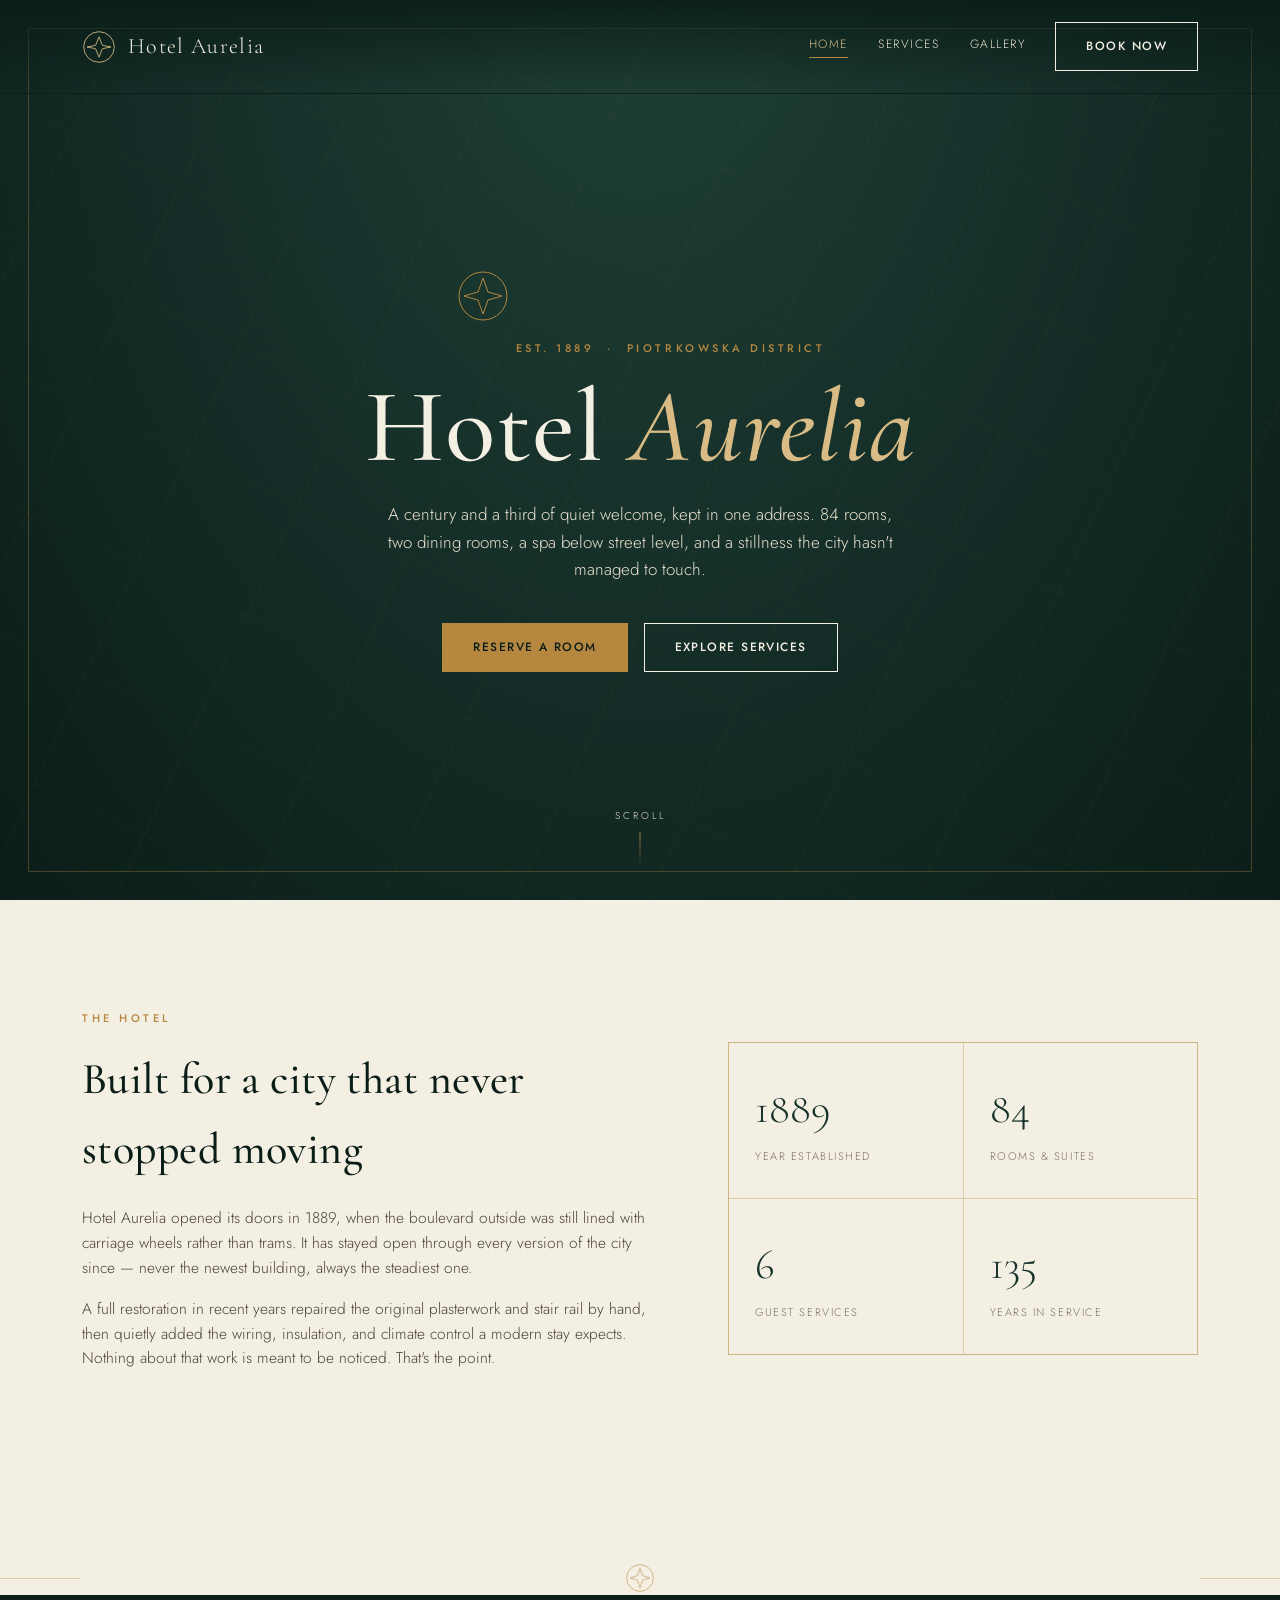
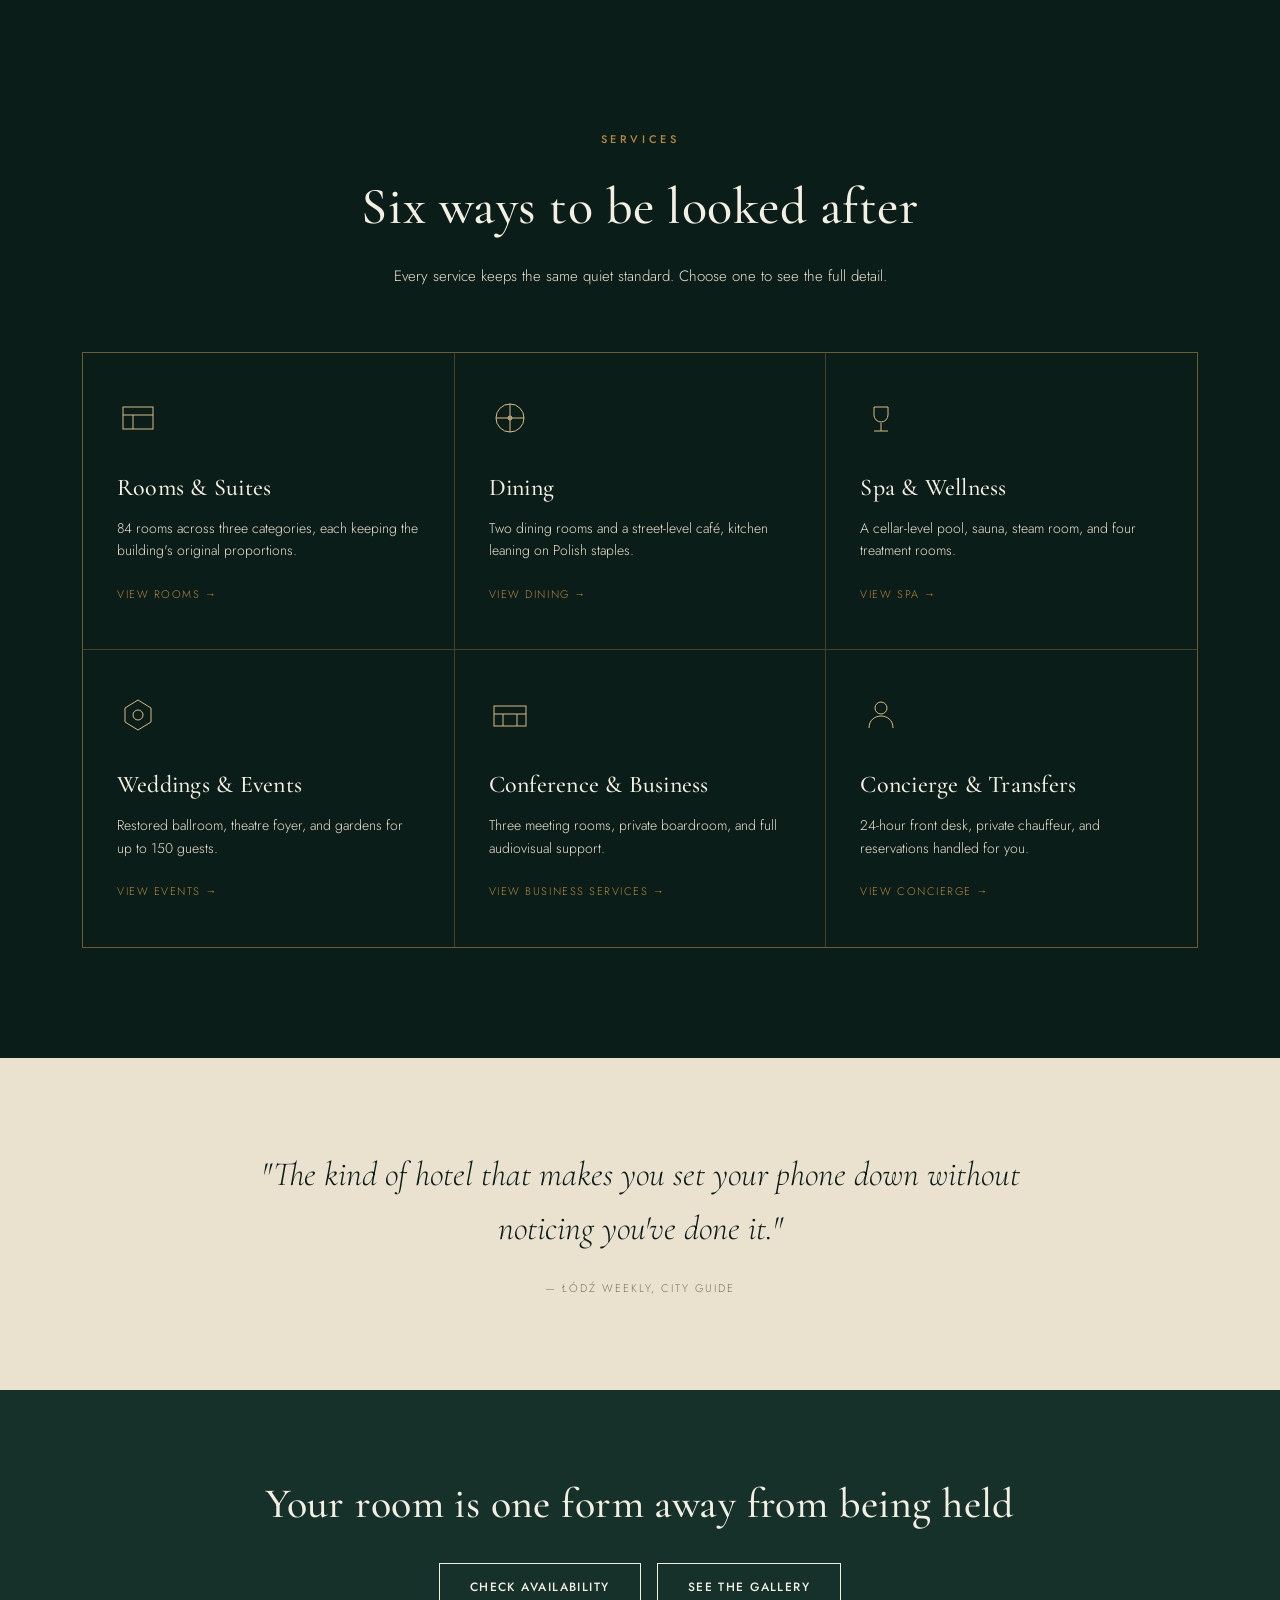
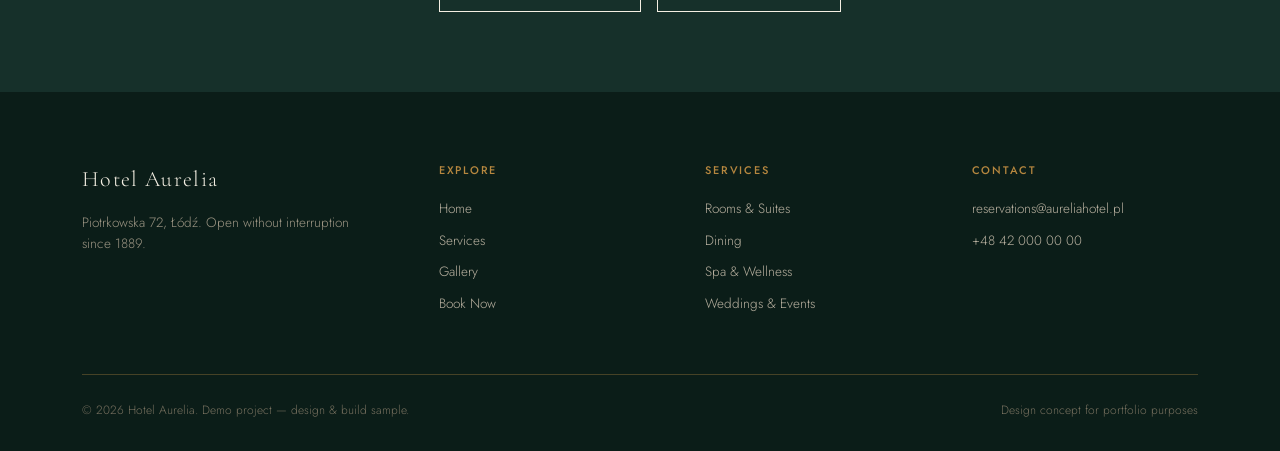
<file: index.html>
<!DOCTYPE html>
<html lang="en">
<head>
<meta charset="UTF-8">
<meta name="viewport" content="width=device-width, initial-scale=1.0">
<title>Hotel Aurelia — Est. 1889</title>
<link rel="preconnect" href="https://fonts.googleapis.com">
<link href="https://fonts.googleapis.com/css2?family=Cormorant+Garamond:ital,wght@0,300;0,400;0,500;0,600;1,400&family=Jost:wght@300;400;500;600&display=swap" rel="stylesheet">
<link rel="stylesheet" href="styles.css">
</head>
<body>

<header id="siteHeader" class="transparent">
  <div class="wrap">
    <a href="index.html" class="logo">
      <svg class="logo-mark" viewBox="0 0 40 40"><circle cx="20" cy="20" r="18"/><path d="M20 8 L24 18 L34 20 L24 22 L20 32 L16 22 L6 20 L16 18 Z"/></svg>
      <span class="logo-text">Hotel Aurelia</span>
    </a>
    <nav id="siteNav">
      <a href="index.html" class="active">Home</a>
      <a href="services.html">Services</a>
      <a href="gallery.html">Gallery</a>
      <a href="booking.html" class="btn btn-outline-ivory">Book Now</a>
    </nav>
    <button class="nav-toggle" id="navToggle" aria-label="Toggle menu">&#9776;</button>
  </div>
</header>

<section class="hero" id="top">
  <div class="hero-frame"></div>
  <div class="hero-inner">
    <svg class="crest" viewBox="0 0 56 56"><circle cx="28" cy="28" r="24"/><path d="M28 10 L33 24 L47 28 L33 32 L28 46 L23 32 L9 28 L23 24 Z"/></svg>
    <span class="eyebrow">Est. 1889 &nbsp;·&nbsp; Piotrkowska District</span>
    <h1>Hotel <em>Aurelia</em></h1>
    <p class="lede">A century and a third of quiet welcome, kept in one address. 84 rooms, two dining rooms, a spa below street level, and a stillness the city hasn't managed to touch.</p>
    <div class="hero-ctas">
      <a href="booking.html" class="btn btn-solid">Reserve a Room</a>
      <a href="services.html" class="btn btn-outline-ivory">Explore Services</a>
    </div>
  </div>
  <div class="scroll-cue"><span>Scroll</span><span class="line"></span></div>
</section>

<section class="intro">
  <div class="wrap intro-grid">
    <div class="intro-copy">
      <span class="eyebrow">The Hotel</span>
      <h2>Built for a city that never stopped moving</h2>
      <p>Hotel Aurelia opened its doors in 1889, when the boulevard outside was still lined with carriage wheels rather than trams. It has stayed open through every version of the city since — never the newest building, always the steadiest one.</p>
      <p>A full restoration in recent years repaired the original plasterwork and stair rail by hand, then quietly added the wiring, insulation, and climate control a modern stay expects. Nothing about that work is meant to be noticed. That's the point.</p>
    </div>
    <div class="stat-list">
      <div class="stat"><span class="num">1889</span><span class="label">Year Established</span></div>
      <div class="stat"><span class="num">84</span><span class="label">Rooms &amp; Suites</span></div>
      <div class="stat"><span class="num">6</span><span class="label">Guest Services</span></div>
      <div class="stat"><span class="num">135</span><span class="label">Years in Service</span></div>
    </div>
  </div>
</section>

<div class="divider"><span class="rule"></span><svg class="crest" viewBox="0 0 56 56" style="width:34px;height:34px;"><circle cx="28" cy="28" r="22"/><path d="M28 12 L32 24 L44 28 L32 32 L28 44 L24 32 L12 28 L24 24 Z"/></svg><span class="rule"></span></div>

<section class="services" id="services">
  <div class="wrap">
    <div class="section-head on-dark">
      <span class="eyebrow">Services</span>
      <h2>Six ways to be looked after</h2>
      <p>Every service keeps the same quiet standard. Choose one to see the full detail.</p>
    </div>
    <div class="service-grid">

      <a href="rooms.html" class="service-card">
        <svg viewBox="0 0 42 42"><rect x="6" y="10" width="30" height="22"/><line x1="6" y1="18" x2="36" y2="18"/><line x1="16" y1="18" x2="16" y2="32"/></svg>
        <h3>Rooms &amp; Suites</h3>
        <p>84 rooms across three categories, each keeping the building's original proportions.</p>
        <span class="link">View Rooms</span>
      </a>

      <a href="dining.html" class="service-card">
        <svg viewBox="0 0 42 42"><circle cx="21" cy="21" r="14"/><circle cx="21" cy="21" r="2"/><path d="M21 7 L21 35 M7 21 L35 21"/></svg>
        <h3>Dining</h3>
        <p>Two dining rooms and a street-level café, kitchen leaning on Polish staples.</p>
        <span class="link">View Dining</span>
      </a>

      <a href="spa.html" class="service-card">
        <svg viewBox="0 0 42 42"><path d="M14 10 h14 v8 a7 7 0 0 1 -14 0 z"/><line x1="21" y1="26" x2="21" y2="34"/><line x1="14" y1="34" x2="28" y2="34"/></svg>
        <h3>Spa &amp; Wellness</h3>
        <p>A cellar-level pool, sauna, steam room, and four treatment rooms.</p>
        <span class="link">View Spa</span>
      </a>

      <a href="events.html" class="service-card">
        <svg viewBox="0 0 42 42"><path d="M21 6 L34 14 V28 L21 36 L8 28 V14 Z"/><circle cx="21" cy="21" r="5"/></svg>
        <h3>Weddings &amp; Events</h3>
        <p>Restored ballroom, theatre foyer, and gardens for up to 150 guests.</p>
        <span class="link">View Events</span>
      </a>

      <a href="conference.html" class="service-card">
        <svg viewBox="0 0 42 42"><rect x="5" y="12" width="32" height="20"/><line x1="5" y1="20" x2="37" y2="20"/><line x1="14" y1="20" x2="14" y2="32"/><line x1="28" y1="20" x2="28" y2="32"/></svg>
        <h3>Conference &amp; Business</h3>
        <p>Three meeting rooms, private boardroom, and full audiovisual support.</p>
        <span class="link">View Business Services</span>
      </a>

      <a href="concierge.html" class="service-card">
        <svg viewBox="0 0 42 42"><circle cx="21" cy="14" r="6"/><path d="M9 34 c0 -8 6 -12 12 -12 s12 4 12 12"/></svg>
        <h3>Concierge &amp; Transfers</h3>
        <p>24-hour front desk, private chauffeur, and reservations handled for you.</p>
        <span class="link">View Concierge</span>
      </a>

    </div>
  </div>
</section>

<section class="press">
  <div class="wrap">
    <blockquote>"The kind of hotel that makes you set your phone down without noticing you've done it."</blockquote>
    <cite>— Łódź Weekly, City Guide</cite>
  </div>
</section>

<div class="cta-strip">
  <div class="wrap">
    <h2>Your room is one form away from being held</h2>
    <div class="cta-strip-actions">
      <a href="booking.html" class="btn btn-outline-ivory">Check Availability</a>
      <a href="gallery.html" class="btn btn-outline-ivory">See the Gallery</a>
    </div>
  </div>
</div>

<footer>
  <div class="wrap">
    <div class="foot-grid">
      <div class="foot-brand">
        <div class="logo-text">Hotel Aurelia</div>
        <p>Piotrkowska 72, Łódź. Open without interruption since 1889.</p>
      </div>
      <div class="foot-col">
        <h4>Explore</h4>
        <a href="index.html">Home</a>
        <a href="services.html">Services</a>
        <a href="gallery.html">Gallery</a>
        <a href="booking.html">Book Now</a>
      </div>
      <div class="foot-col">
        <h4>Services</h4>
        <a href="rooms.html">Rooms &amp; Suites</a>
        <a href="dining.html">Dining</a>
        <a href="spa.html">Spa &amp; Wellness</a>
        <a href="events.html">Weddings &amp; Events</a>
      </div>
      <div class="foot-col">
        <h4>Contact</h4>
        <p>reservations@aureliahotel.pl</p>
        <p>+48 42 000 00 00</p>
      </div>
    </div>
    <div class="foot-bottom">
      <span>© 2026 Hotel Aurelia. Demo project — design &amp; build sample.</span>
      <span>Design concept for portfolio purposes</span>
    </div>
  </div>
</footer>

<script src="script.js"></script>
</body>
</html>
</file>
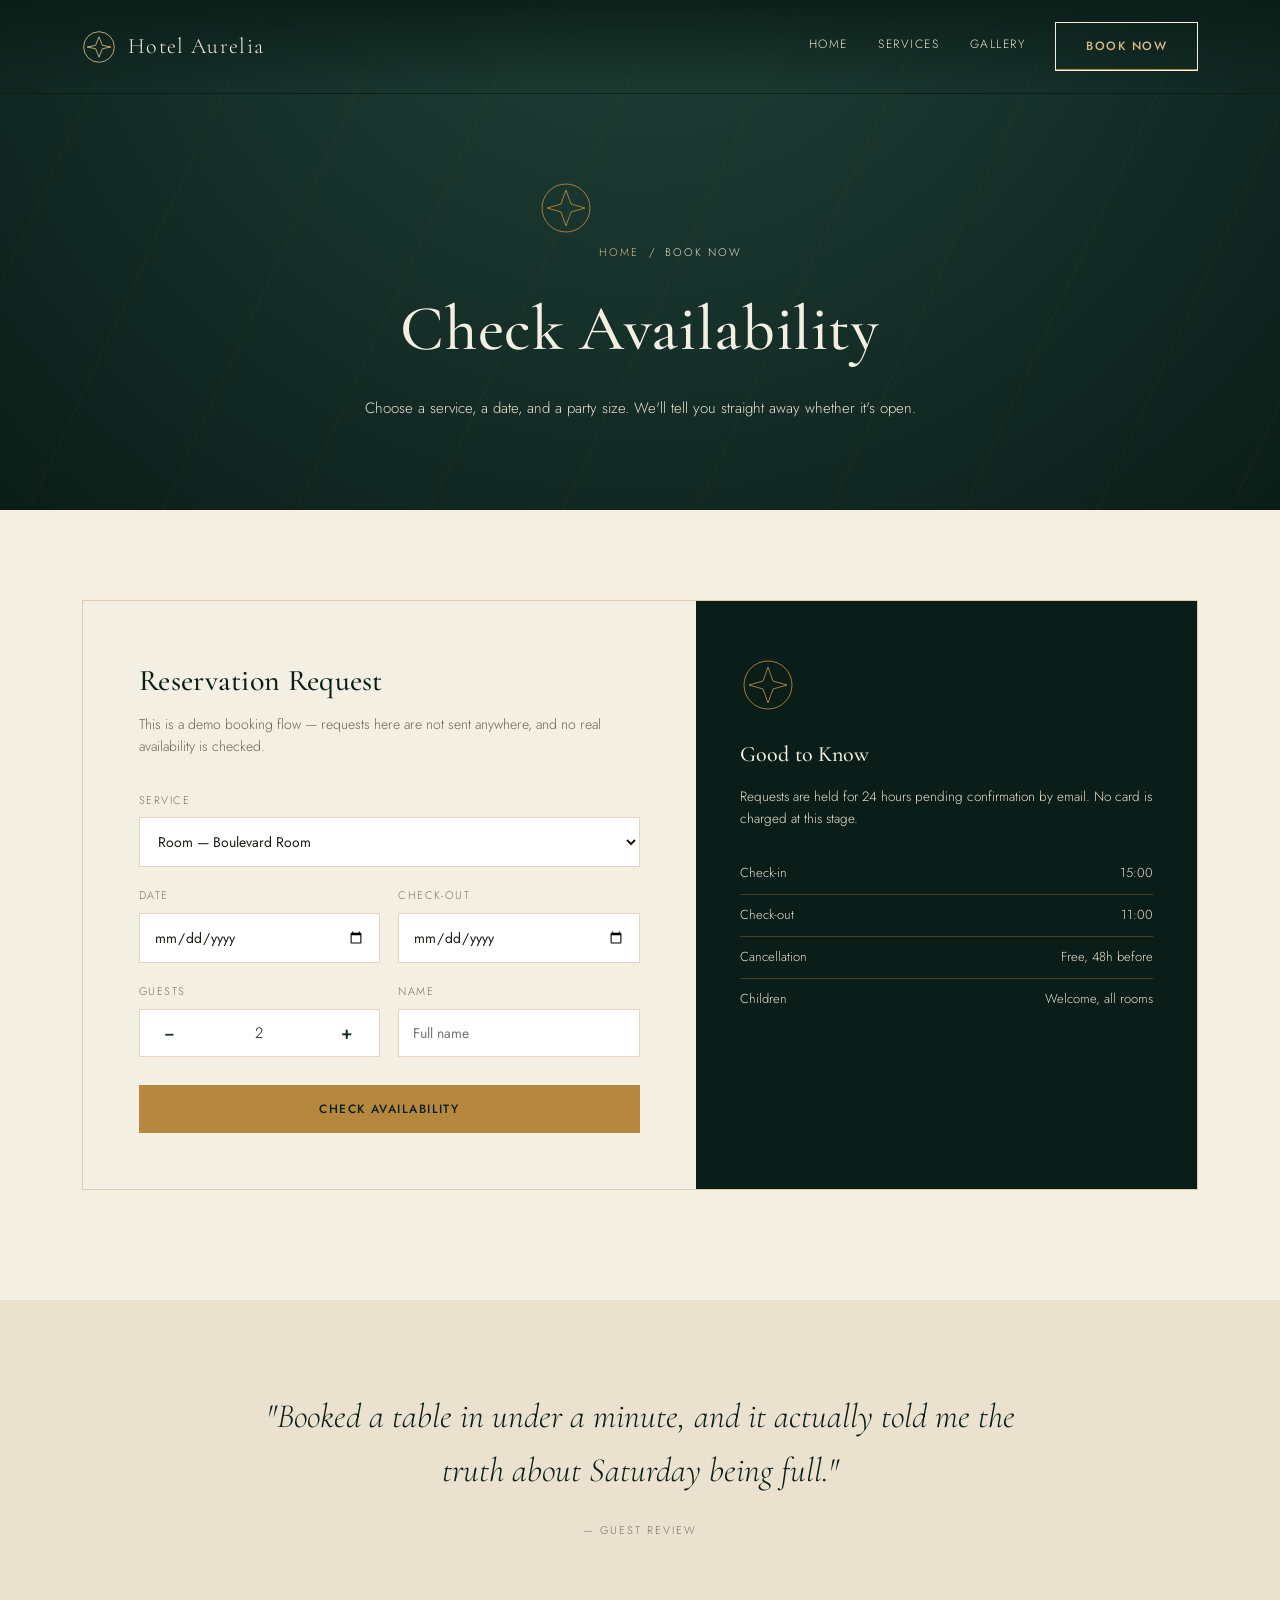
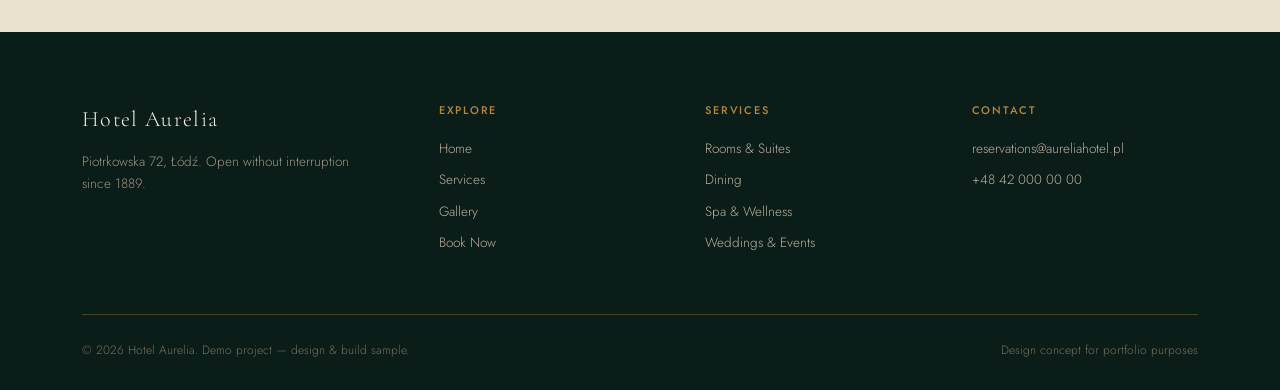
<file: booking.html>
<!DOCTYPE html>
<html lang="en">
<head>
<meta charset="UTF-8">
<meta name="viewport" content="width=device-width, initial-scale=1.0">
<title>Book Now — Hotel Aurelia</title>
<link rel="preconnect" href="https://fonts.googleapis.com">
<link href="https://fonts.googleapis.com/css2?family=Cormorant+Garamond:ital,wght@0,300;0,400;0,500;0,600;1,400&family=Jost:wght@300;400;500;600&display=swap" rel="stylesheet">
<link rel="stylesheet" href="styles.css">
</head>
<body>

<header id="siteHeader" class="transparent">
  <div class="wrap">
    <a href="index.html" class="logo">
      <svg class="logo-mark" viewBox="0 0 40 40"><circle cx="20" cy="20" r="18"/><path d="M20 8 L24 18 L34 20 L24 22 L20 32 L16 22 L6 20 L16 18 Z"/></svg>
      <span class="logo-text">Hotel Aurelia</span>
    </a>
    <nav id="siteNav">
      <a href="index.html">Home</a>
      <a href="services.html">Services</a>
      <a href="gallery.html">Gallery</a>
      <a href="booking.html" class="btn btn-outline-ivory active">Book Now</a>
    </nav>
    <button class="nav-toggle" id="navToggle" aria-label="Toggle menu">&#9776;</button>
  </div>
</header>

<div class="page-header">
  <svg class="crest" viewBox="0 0 56 56"><circle cx="28" cy="28" r="24"/><path d="M28 10 L33 24 L47 28 L33 32 L28 46 L23 32 L9 28 L23 24 Z"/></svg>
  <span class="breadcrumb"><a href="index.html">Home</a> &nbsp;/&nbsp; Book Now</span>
  <h1>Check Availability</h1>
  <p class="lede">Choose a service, a date, and a party size. We'll tell you straight away whether it's open.</p>
</div>

<section style="padding-top:90px;">
  <div class="wrap">
    <div class="booking-wrap">
      <div class="booking-form">
        <h2>Reservation Request</h2>
        <p>This is a demo booking flow — requests here are not sent anywhere, and no real availability is checked.</p>

        <form id="bookingForm">
          <div class="field-row">
            <div class="field full">
              <label for="serviceType">Service</label>
              <select id="serviceType" required>
                <option value="boulevard">Room — Boulevard Room</option>
                <option value="deluxe">Room — Deluxe Suite</option>
                <option value="apartment">Room — The Aurelia Apartment</option>
                <option value="dining">Dining — Malinowa Room</option>
                <option value="spa">Spa Treatment</option>
                <option value="conference">Conference Room</option>
              </select>
            </div>
          </div>

          <div class="field-row">
            <div class="field">
              <label for="checkinDate">Date</label>
              <input type="date" id="checkinDate" required>
            </div>
            <div class="field" id="checkoutField">
              <label for="checkoutDate">Check-out</label>
              <input type="date" id="checkoutDate">
            </div>
            <div class="field" id="timeField" style="display:none;">
              <label for="timeSlot">Time</label>
              <input type="time" id="timeSlot" value="19:00">
            </div>
          </div>

          <div class="field-row">
            <div class="field">
              <label>Guests</label>
              <div class="counter">
                <button type="button" id="guestsMinus" aria-label="Decrease guests">−</button>
                <span id="guestsCount">2</span>
                <button type="button" id="guestsPlus" aria-label="Increase guests">+</button>
              </div>
            </div>
            <div class="field">
              <label for="guestName">Name</label>
              <input type="text" id="guestName" placeholder="Full name">
            </div>
          </div>

          <button type="submit" class="btn btn-solid btn-block booking-submit">Check Availability</button>

          <div class="result-panel" id="resultPanel"></div>
        </form>
      </div>

      <div class="booking-side">
        <svg class="crest" viewBox="0 0 56 56"><circle cx="28" cy="28" r="24"/><path d="M28 10 L33 24 L47 28 L33 32 L28 46 L23 32 L9 28 L23 24 Z"/></svg>
        <h3>Good to Know</h3>
        <p>Requests are held for 24 hours pending confirmation by email. No card is charged at this stage.</p>
        <ul>
          <li><span>Check-in</span><span>15:00</span></li>
          <li><span>Check-out</span><span>11:00</span></li>
          <li><span>Cancellation</span><span>Free, 48h before</span></li>
          <li><span>Children</span><span>Welcome, all rooms</span></li>
        </ul>
      </div>
    </div>
  </div>
</section>

<div class="press">
  <div class="wrap">
    <blockquote>"Booked a table in under a minute, and it actually told me the truth about Saturday being full."</blockquote>
    <cite>— Guest Review</cite>
  </div>
</div>

<footer>
  <div class="wrap">
    <div class="foot-grid">
      <div class="foot-brand">
        <div class="logo-text">Hotel Aurelia</div>
        <p>Piotrkowska 72, Łódź. Open without interruption since 1889.</p>
      </div>
      <div class="foot-col">
        <h4>Explore</h4>
        <a href="index.html">Home</a>
        <a href="services.html">Services</a>
        <a href="gallery.html">Gallery</a>
        <a href="booking.html">Book Now</a>
      </div>
      <div class="foot-col">
        <h4>Services</h4>
        <a href="rooms.html">Rooms &amp; Suites</a>
        <a href="dining.html">Dining</a>
        <a href="spa.html">Spa &amp; Wellness</a>
        <a href="events.html">Weddings &amp; Events</a>
      </div>
      <div class="foot-col">
        <h4>Contact</h4>
        <p>reservations@aureliahotel.pl</p>
        <p>+48 42 000 00 00</p>
      </div>
    </div>
    <div class="foot-bottom">
      <span>© 2026 Hotel Aurelia. Demo project — design &amp; build sample.</span>
      <span>Design concept for portfolio purposes</span>
    </div>
  </div>
</footer>

<script src="script.js"></script>
</body>
</html>
</file>
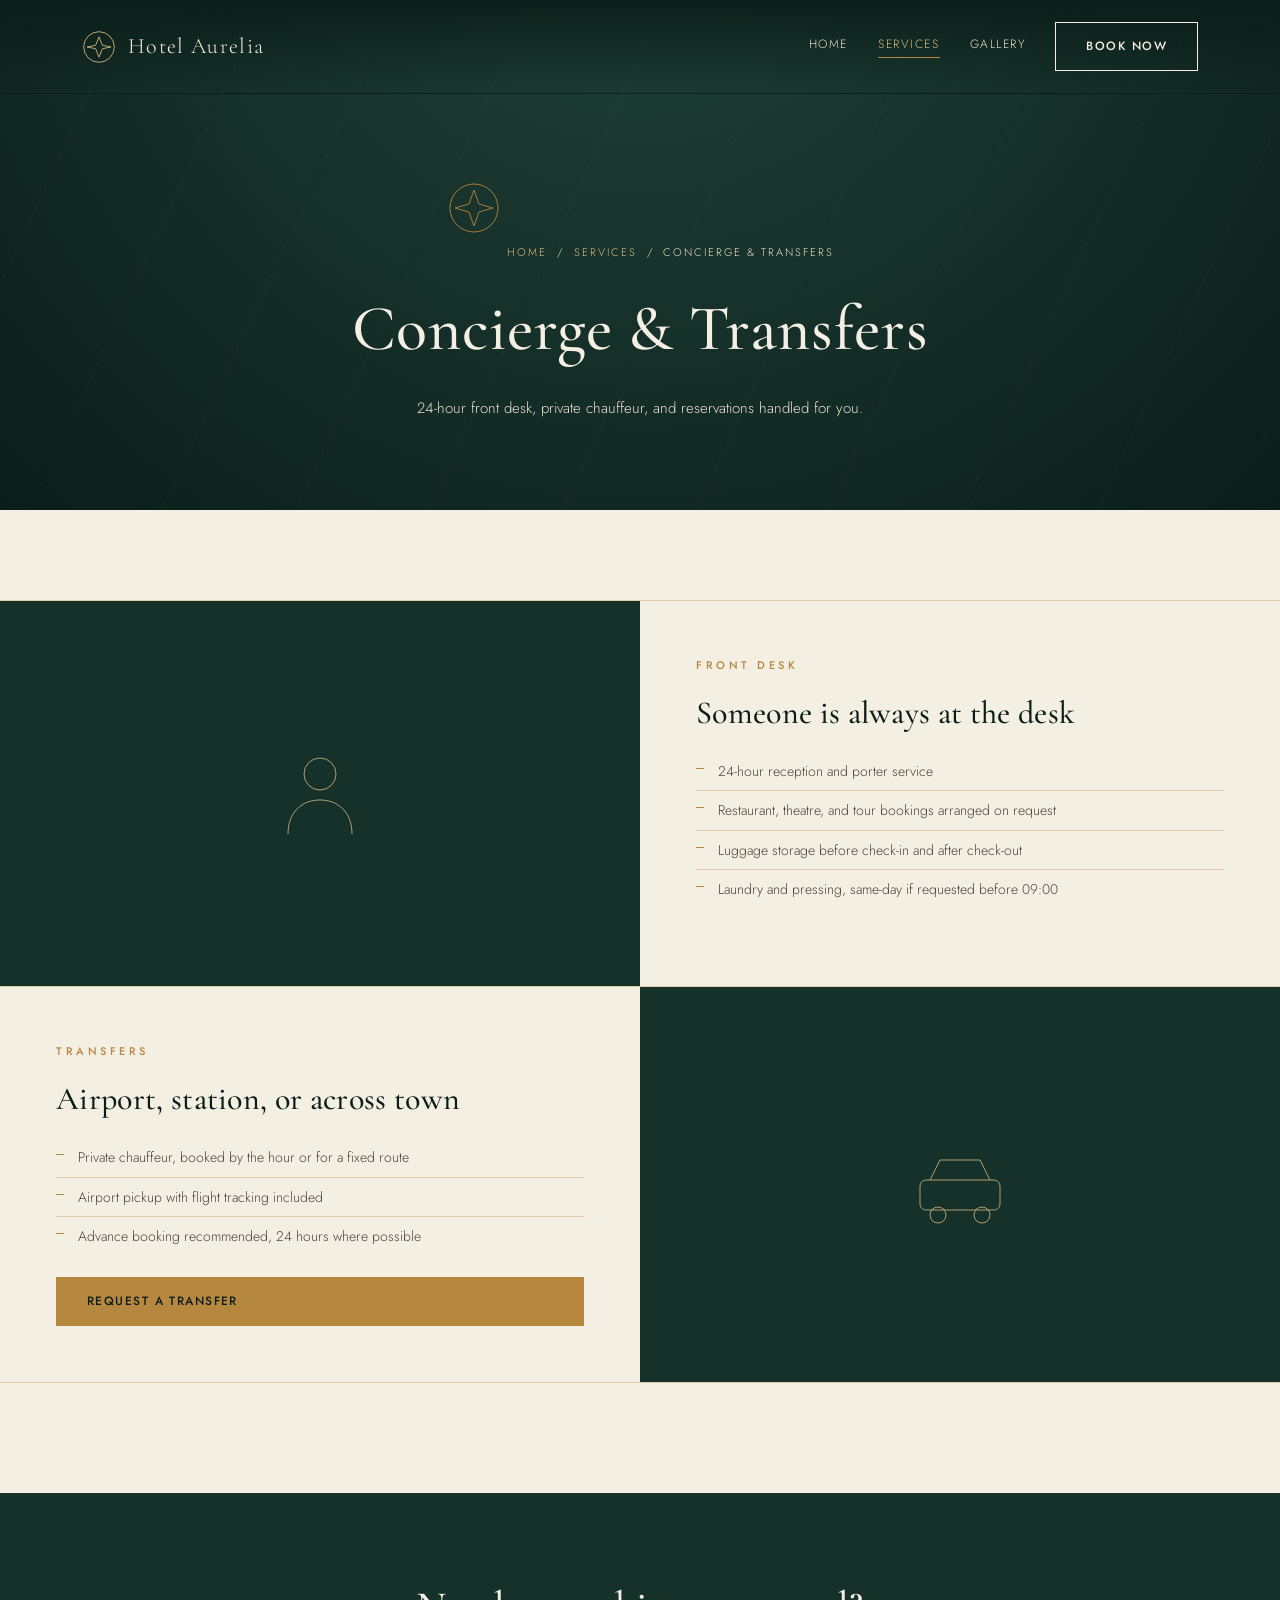
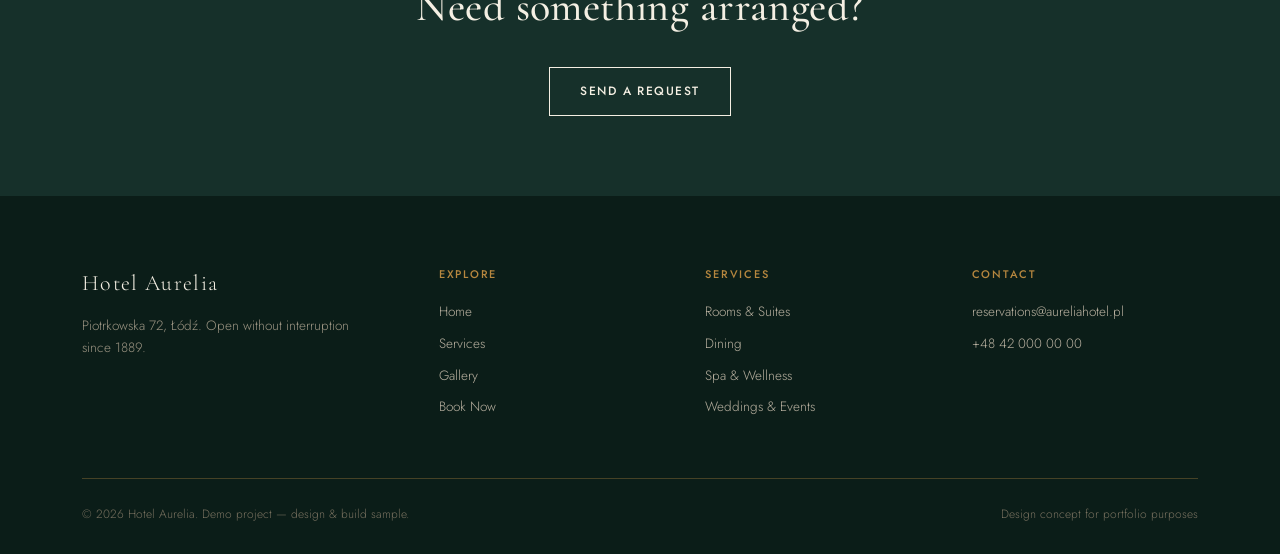
<file: concierge.html>
<!DOCTYPE html>
<html lang="en">
<head>
<meta charset="UTF-8">
<meta name="viewport" content="width=device-width, initial-scale=1.0">
<title>Concierge & Transfers — Hotel Aurelia</title>
<link rel="preconnect" href="https://fonts.googleapis.com">
<link href="https://fonts.googleapis.com/css2?family=Cormorant+Garamond:ital,wght@0,300;0,400;0,500;0,600;1,400&family=Jost:wght@300;400;500;600&display=swap" rel="stylesheet">
<link rel="stylesheet" href="styles.css">
</head>
<body>

<header id="siteHeader" class="transparent">
  <div class="wrap">
    <a href="index.html" class="logo">
      <svg class="logo-mark" viewBox="0 0 40 40"><circle cx="20" cy="20" r="18"/><path d="M20 8 L24 18 L34 20 L24 22 L20 32 L16 22 L6 20 L16 18 Z"/></svg>
      <span class="logo-text">Hotel Aurelia</span>
    </a>
    <nav id="siteNav">
      <a href="index.html">Home</a>
      <a href="services.html" class="active">Services</a>
      <a href="gallery.html">Gallery</a>
      <a href="booking.html" class="btn btn-outline-ivory">Book Now</a>
    </nav>
    <button class="nav-toggle" id="navToggle" aria-label="Toggle menu">&#9776;</button>
  </div>
</header>

<div class="page-header">
  <svg class="crest" viewBox="0 0 56 56"><circle cx="28" cy="28" r="24"/><path d="M28 10 L33 24 L47 28 L33 32 L28 46 L23 32 L9 28 L23 24 Z"/></svg>
  <span class="breadcrumb"><a href="index.html">Home</a> &nbsp;/&nbsp; <a href="services.html">Services</a> &nbsp;/&nbsp; Concierge &amp; Transfers</span>
  <h1>Concierge &amp; Transfers</h1>
  <p class="lede">24-hour front desk, private chauffeur, and reservations handled for you.</p>
</div>

<section class="dining" style="padding-top:90px;">
  <div class="feature-row">
    <div class="feature-visual">
      <svg viewBox="0 0 120 120"><circle cx="60" cy="40" r="16"/><path d="M28 100 c0 -22 14 -34 32 -34 s32 12 32 34"/></svg>
    </div>
    <div class="feature-copy">
      <span class="eyebrow">Front Desk</span>
      <h3>Someone is always at the desk</h3>
      <ul>
        <li>24-hour reception and porter service</li>
        <li>Restaurant, theatre, and tour bookings arranged on request</li>
        <li>Luggage storage before check-in and after check-out</li>
        <li>Laundry and pressing, same-day if requested before 09:00</li>
      </ul>
    </div>
  </div>
  <div class="feature-row reverse">
    <div class="feature-visual">
      <svg viewBox="0 0 120 120"><rect x="20" y="55" width="80" height="30" rx="6"/><circle cx="38" cy="90" r="8"/><circle cx="82" cy="90" r="8"/><path d="M30 55 l10 -20 h40 l10 20"/></svg>
    </div>
    <div class="feature-copy">
      <span class="eyebrow">Transfers</span>
      <h3>Airport, station, or across town</h3>
      <ul>
        <li>Private chauffeur, booked by the hour or for a fixed route</li>
        <li>Airport pickup with flight tracking included</li>
        <li>Advance booking recommended, 24 hours where possible</li>
      </ul>
      <a href="booking.html" class="btn btn-solid">Request a Transfer</a>
    </div>
  </div>
</section>

<div class="cta-strip">
  <div class="wrap">
    <h2>Need something arranged?</h2>
    <div class="cta-strip-actions">
      <a href="booking.html" class="btn btn-outline-ivory">Send a Request</a>
    </div>
  </div>
</div>

<footer>
  <div class="wrap">
    <div class="foot-grid">
      <div class="foot-brand">
        <div class="logo-text">Hotel Aurelia</div>
        <p>Piotrkowska 72, Łódź. Open without interruption since 1889.</p>
      </div>
      <div class="foot-col">
        <h4>Explore</h4>
        <a href="index.html">Home</a>
        <a href="services.html">Services</a>
        <a href="gallery.html">Gallery</a>
        <a href="booking.html">Book Now</a>
      </div>
      <div class="foot-col">
        <h4>Services</h4>
        <a href="rooms.html">Rooms &amp; Suites</a>
        <a href="dining.html">Dining</a>
        <a href="spa.html">Spa &amp; Wellness</a>
        <a href="events.html">Weddings &amp; Events</a>
      </div>
      <div class="foot-col">
        <h4>Contact</h4>
        <p>reservations@aureliahotel.pl</p>
        <p>+48 42 000 00 00</p>
      </div>
    </div>
    <div class="foot-bottom">
      <span>© 2026 Hotel Aurelia. Demo project — design &amp; build sample.</span>
      <span>Design concept for portfolio purposes</span>
    </div>
  </div>
</footer>

<script src="script.js"></script>
</body>
</html>
</file>
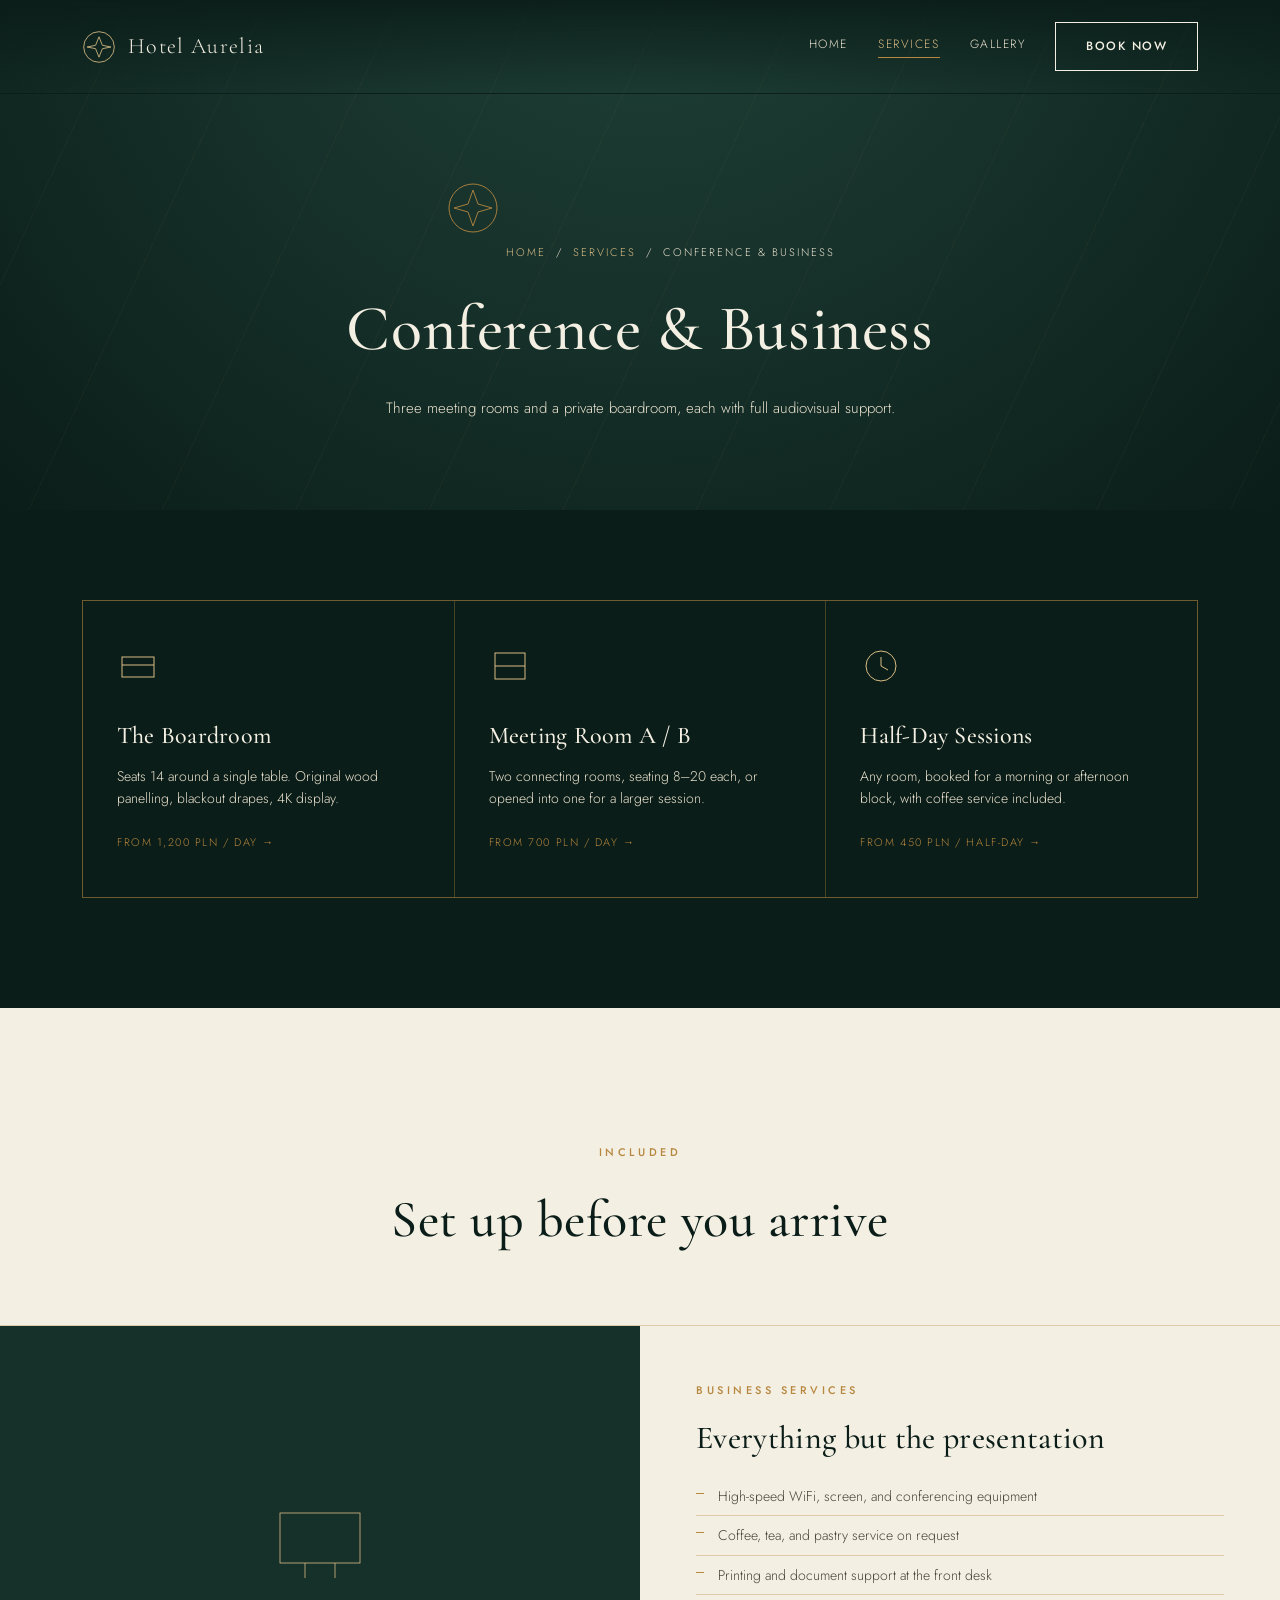
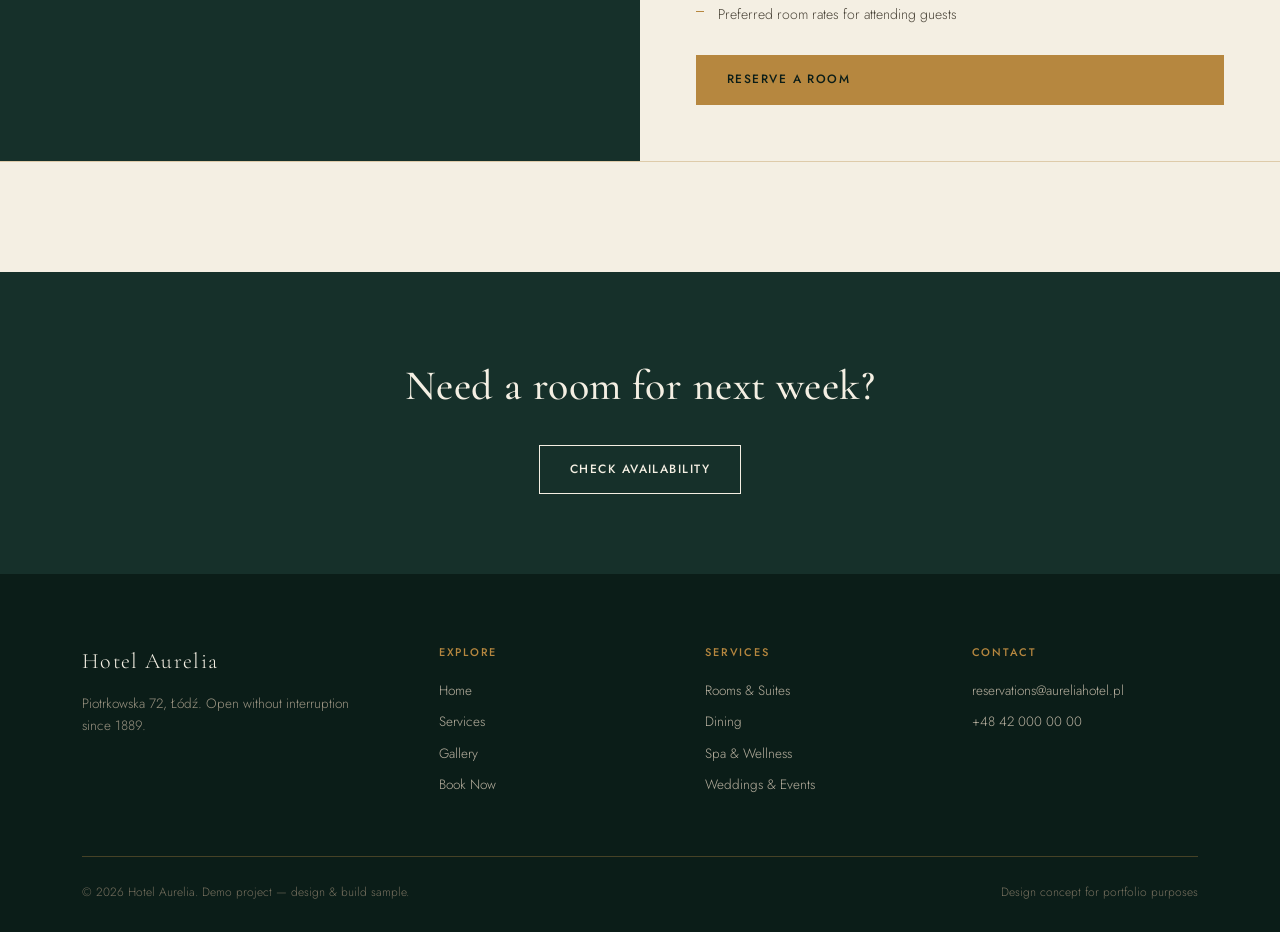
<file: conference.html>
<!DOCTYPE html>
<html lang="en">
<head>
<meta charset="UTF-8">
<meta name="viewport" content="width=device-width, initial-scale=1.0">
<title>Conference & Business — Hotel Aurelia</title>
<link rel="preconnect" href="https://fonts.googleapis.com">
<link href="https://fonts.googleapis.com/css2?family=Cormorant+Garamond:ital,wght@0,300;0,400;0,500;0,600;1,400&family=Jost:wght@300;400;500;600&display=swap" rel="stylesheet">
<link rel="stylesheet" href="styles.css">
</head>
<body>

<header id="siteHeader" class="transparent">
  <div class="wrap">
    <a href="index.html" class="logo">
      <svg class="logo-mark" viewBox="0 0 40 40"><circle cx="20" cy="20" r="18"/><path d="M20 8 L24 18 L34 20 L24 22 L20 32 L16 22 L6 20 L16 18 Z"/></svg>
      <span class="logo-text">Hotel Aurelia</span>
    </a>
    <nav id="siteNav">
      <a href="index.html">Home</a>
      <a href="services.html" class="active">Services</a>
      <a href="gallery.html">Gallery</a>
      <a href="booking.html" class="btn btn-outline-ivory">Book Now</a>
    </nav>
    <button class="nav-toggle" id="navToggle" aria-label="Toggle menu">&#9776;</button>
  </div>
</header>

<div class="page-header">
  <svg class="crest" viewBox="0 0 56 56"><circle cx="28" cy="28" r="24"/><path d="M28 10 L33 24 L47 28 L33 32 L28 46 L23 32 L9 28 L23 24 Z"/></svg>
  <span class="breadcrumb"><a href="index.html">Home</a> &nbsp;/&nbsp; <a href="services.html">Services</a> &nbsp;/&nbsp; Conference &amp; Business</span>
  <h1>Conference &amp; Business</h1>
  <p class="lede">Three meeting rooms and a private boardroom, each with full audiovisual support.</p>
</div>

<section class="rooms" style="background:var(--emerald-deep); color:var(--ivory); padding-top:90px;">
  <div class="wrap">
    <div class="service-grid">
      <div class="service-card" style="cursor:default;">
        <svg viewBox="0 0 42 42"><rect x="5" y="12" width="32" height="20"/><line x1="5" y1="20" x2="37" y2="20"/></svg>
        <h3>The Boardroom</h3>
        <p>Seats 14 around a single table. Original wood panelling, blackout drapes, 4K display.</p>
        <span class="link" style="cursor:default;">From 1,200 PLN / day</span>
      </div>
      <div class="service-card" style="cursor:default;">
        <svg viewBox="0 0 42 42"><rect x="6" y="8" width="30" height="26"/><line x1="6" y1="21" x2="36" y2="21"/></svg>
        <h3>Meeting Room A / B</h3>
        <p>Two connecting rooms, seating 8–20 each, or opened into one for a larger session.</p>
        <span class="link" style="cursor:default;">From 700 PLN / day</span>
      </div>
      <div class="service-card" style="cursor:default;">
        <svg viewBox="0 0 42 42"><circle cx="21" cy="21" r="15"/><path d="M21 12 v9 l7 4"/></svg>
        <h3>Half-Day Sessions</h3>
        <p>Any room, booked for a morning or afternoon block, with coffee service included.</p>
        <span class="link" style="cursor:default;">From 450 PLN / half-day</span>
      </div>
    </div>
  </div>
</section>

<section class="dining">
  <div class="wrap">
    <div class="section-head">
      <span class="eyebrow">Included</span>
      <h2>Set up before you arrive</h2>
    </div>
  </div>
  <div class="feature-row">
    <div class="feature-visual">
      <svg viewBox="0 0 120 120"><rect x="20" y="30" width="80" height="50"/><line x1="45" y1="80" x2="45" y2="95"/><line x1="75" y1="80" x2="75" y2="95"/></svg>
    </div>
    <div class="feature-copy">
      <span class="eyebrow">Business Services</span>
      <h3>Everything but the presentation</h3>
      <ul>
        <li>High-speed WiFi, screen, and conferencing equipment</li>
        <li>Coffee, tea, and pastry service on request</li>
        <li>Printing and document support at the front desk</li>
        <li>Preferred room rates for attending guests</li>
      </ul>
      <a href="booking.html" class="btn btn-solid">Reserve a Room</a>
    </div>
  </div>
</section>

<div class="cta-strip">
  <div class="wrap">
    <h2>Need a room for next week?</h2>
    <div class="cta-strip-actions">
      <a href="booking.html" class="btn btn-outline-ivory">Check Availability</a>
    </div>
  </div>
</div>

<footer>
  <div class="wrap">
    <div class="foot-grid">
      <div class="foot-brand">
        <div class="logo-text">Hotel Aurelia</div>
        <p>Piotrkowska 72, Łódź. Open without interruption since 1889.</p>
      </div>
      <div class="foot-col">
        <h4>Explore</h4>
        <a href="index.html">Home</a>
        <a href="services.html">Services</a>
        <a href="gallery.html">Gallery</a>
        <a href="booking.html">Book Now</a>
      </div>
      <div class="foot-col">
        <h4>Services</h4>
        <a href="rooms.html">Rooms &amp; Suites</a>
        <a href="dining.html">Dining</a>
        <a href="spa.html">Spa &amp; Wellness</a>
        <a href="events.html">Weddings &amp; Events</a>
      </div>
      <div class="foot-col">
        <h4>Contact</h4>
        <p>reservations@aureliahotel.pl</p>
        <p>+48 42 000 00 00</p>
      </div>
    </div>
    <div class="foot-bottom">
      <span>© 2026 Hotel Aurelia. Demo project — design &amp; build sample.</span>
      <span>Design concept for portfolio purposes</span>
    </div>
  </div>
</footer>

<script src="script.js"></script>
</body>
</html>
</file>
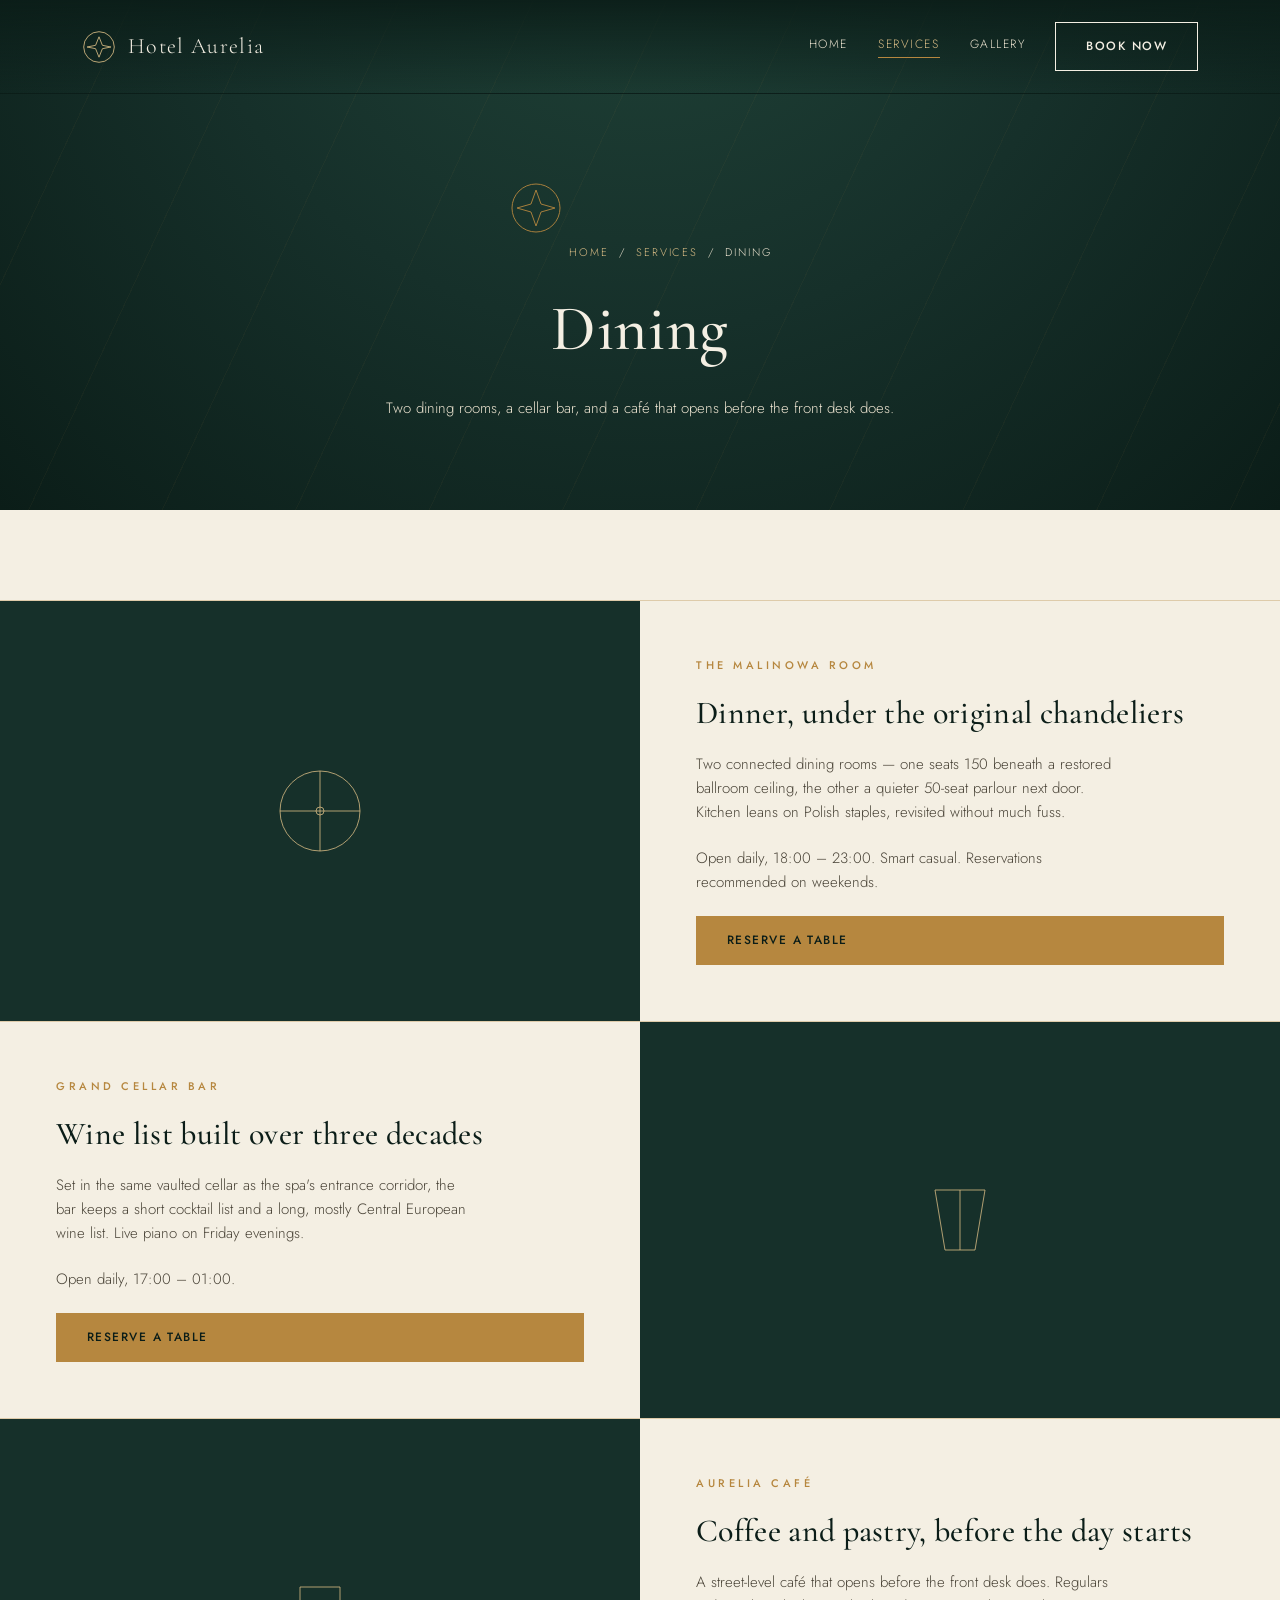
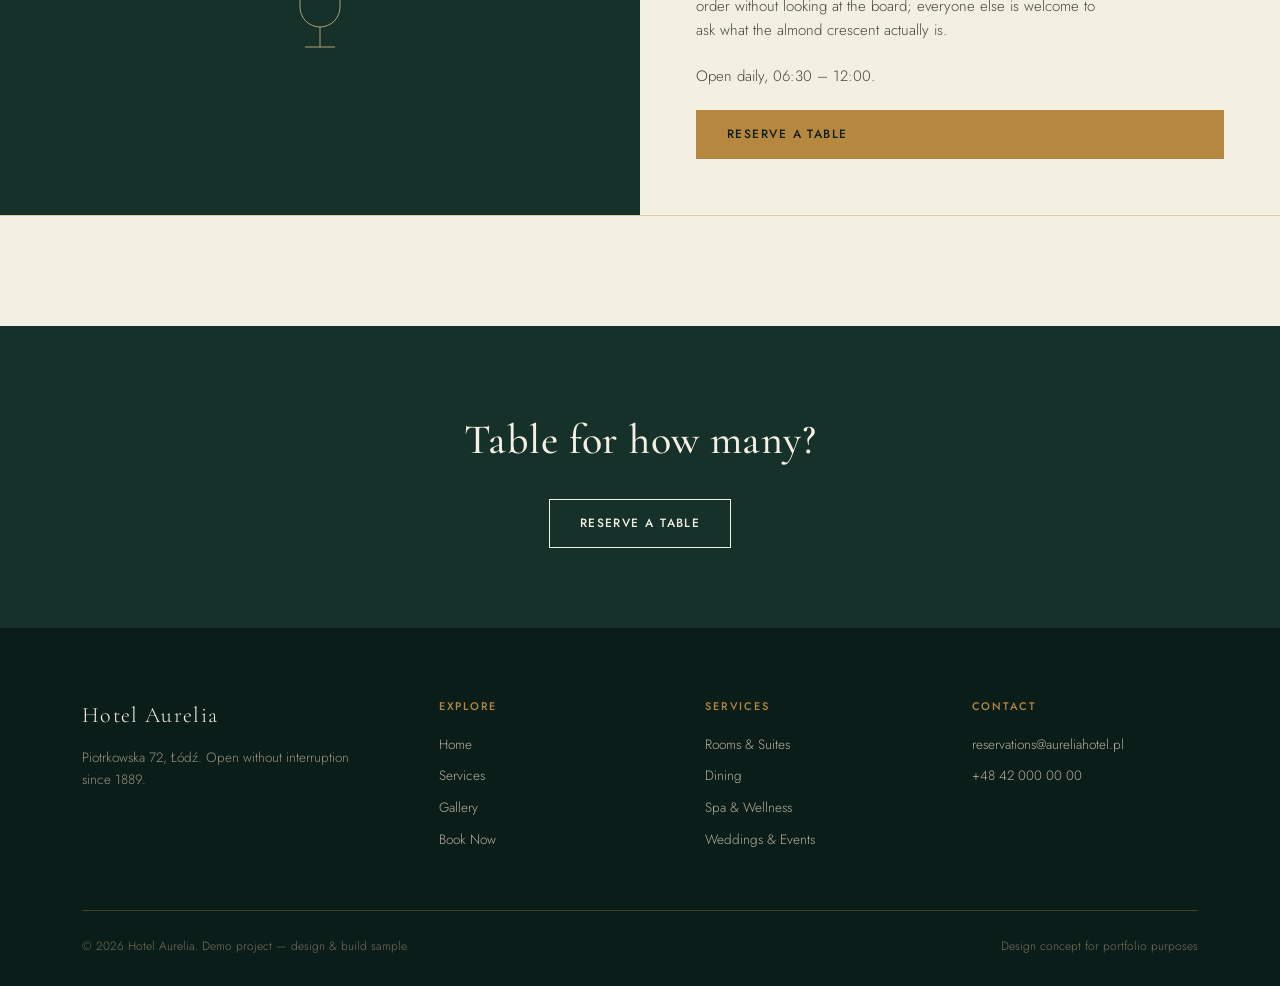
<file: dining.html>
<!DOCTYPE html>
<html lang="en">
<head>
<meta charset="UTF-8">
<meta name="viewport" content="width=device-width, initial-scale=1.0">
<title>Dining — Hotel Aurelia</title>
<link rel="preconnect" href="https://fonts.googleapis.com">
<link href="https://fonts.googleapis.com/css2?family=Cormorant+Garamond:ital,wght@0,300;0,400;0,500;0,600;1,400&family=Jost:wght@300;400;500;600&display=swap" rel="stylesheet">
<link rel="stylesheet" href="styles.css">
</head>
<body>

<header id="siteHeader" class="transparent">
  <div class="wrap">
    <a href="index.html" class="logo">
      <svg class="logo-mark" viewBox="0 0 40 40"><circle cx="20" cy="20" r="18"/><path d="M20 8 L24 18 L34 20 L24 22 L20 32 L16 22 L6 20 L16 18 Z"/></svg>
      <span class="logo-text">Hotel Aurelia</span>
    </a>
    <nav id="siteNav">
      <a href="index.html">Home</a>
      <a href="services.html" class="active">Services</a>
      <a href="gallery.html">Gallery</a>
      <a href="booking.html" class="btn btn-outline-ivory">Book Now</a>
    </nav>
    <button class="nav-toggle" id="navToggle" aria-label="Toggle menu">&#9776;</button>
  </div>
</header>

<div class="page-header">
  <svg class="crest" viewBox="0 0 56 56"><circle cx="28" cy="28" r="24"/><path d="M28 10 L33 24 L47 28 L33 32 L28 46 L23 32 L9 28 L23 24 Z"/></svg>
  <span class="breadcrumb"><a href="index.html">Home</a> &nbsp;/&nbsp; <a href="services.html">Services</a> &nbsp;/&nbsp; Dining</span>
  <h1>Dining</h1>
  <p class="lede">Two dining rooms, a cellar bar, and a café that opens before the front desk does.</p>
</div>

<section class="dining" style="padding-top:90px;">
  <div class="feature-row">
    <div class="feature-visual">
      <svg viewBox="0 0 120 120"><circle cx="60" cy="60" r="40"/><circle cx="60" cy="60" r="4"/><path d="M60 20 L60 100 M20 60 L100 60"/></svg>
    </div>
    <div class="feature-copy">
      <span class="eyebrow">The Malinowa Room</span>
      <h3>Dinner, under the original chandeliers</h3>
      <p>Two connected dining rooms — one seats 150 beneath a restored ballroom ceiling, the other a quieter 50-seat parlour next door. Kitchen leans on Polish staples, revisited without much fuss.</p>
      <p>Open daily, 18:00 – 23:00. Smart casual. Reservations recommended on weekends.</p>
      <a href="booking.html" class="btn btn-solid">Reserve a Table</a>
    </div>
  </div>
  <div class="feature-row reverse">
    <div class="feature-visual">
      <svg viewBox="0 0 120 120"><path d="M35 30 L85 30 L75 90 L45 90 Z"/><line x1="60" y1="30" x2="60" y2="90"/></svg>
    </div>
    <div class="feature-copy">
      <span class="eyebrow">Grand Cellar Bar</span>
      <h3>Wine list built over three decades</h3>
      <p>Set in the same vaulted cellar as the spa's entrance corridor, the bar keeps a short cocktail list and a long, mostly Central European wine list. Live piano on Friday evenings.</p>
      <p>Open daily, 17:00 – 01:00.</p>
      <a href="booking.html" class="btn btn-solid">Reserve a Table</a>
    </div>
  </div>
  <div class="feature-row">
    <div class="feature-visual">
      <svg viewBox="0 0 120 120"><path d="M40 30 h40 v20 a20 20 0 0 1 -40 0 z"/><line x1="60" y1="70" x2="60" y2="90"/><line x1="45" y1="90" x2="75" y2="90"/></svg>
    </div>
    <div class="feature-copy">
      <span class="eyebrow">Aurelia Café</span>
      <h3>Coffee and pastry, before the day starts</h3>
      <p>A street-level café that opens before the front desk does. Regulars order without looking at the board; everyone else is welcome to ask what the almond crescent actually is.</p>
      <p>Open daily, 06:30 – 12:00.</p>
      <a href="booking.html" class="btn btn-solid">Reserve a Table</a>
    </div>
  </div>
</section>

<div class="cta-strip">
  <div class="wrap">
    <h2>Table for how many?</h2>
    <div class="cta-strip-actions">
      <a href="booking.html" class="btn btn-outline-ivory">Reserve a Table</a>
    </div>
  </div>
</div>

<footer>
  <div class="wrap">
    <div class="foot-grid">
      <div class="foot-brand">
        <div class="logo-text">Hotel Aurelia</div>
        <p>Piotrkowska 72, Łódź. Open without interruption since 1889.</p>
      </div>
      <div class="foot-col">
        <h4>Explore</h4>
        <a href="index.html">Home</a>
        <a href="services.html">Services</a>
        <a href="gallery.html">Gallery</a>
        <a href="booking.html">Book Now</a>
      </div>
      <div class="foot-col">
        <h4>Services</h4>
        <a href="rooms.html">Rooms &amp; Suites</a>
        <a href="dining.html">Dining</a>
        <a href="spa.html">Spa &amp; Wellness</a>
        <a href="events.html">Weddings &amp; Events</a>
      </div>
      <div class="foot-col">
        <h4>Contact</h4>
        <p>reservations@aureliahotel.pl</p>
        <p>+48 42 000 00 00</p>
      </div>
    </div>
    <div class="foot-bottom">
      <span>© 2026 Hotel Aurelia. Demo project — design &amp; build sample.</span>
      <span>Design concept for portfolio purposes</span>
    </div>
  </div>
</footer>

<script src="script.js"></script>
</body>
</html>
</file>
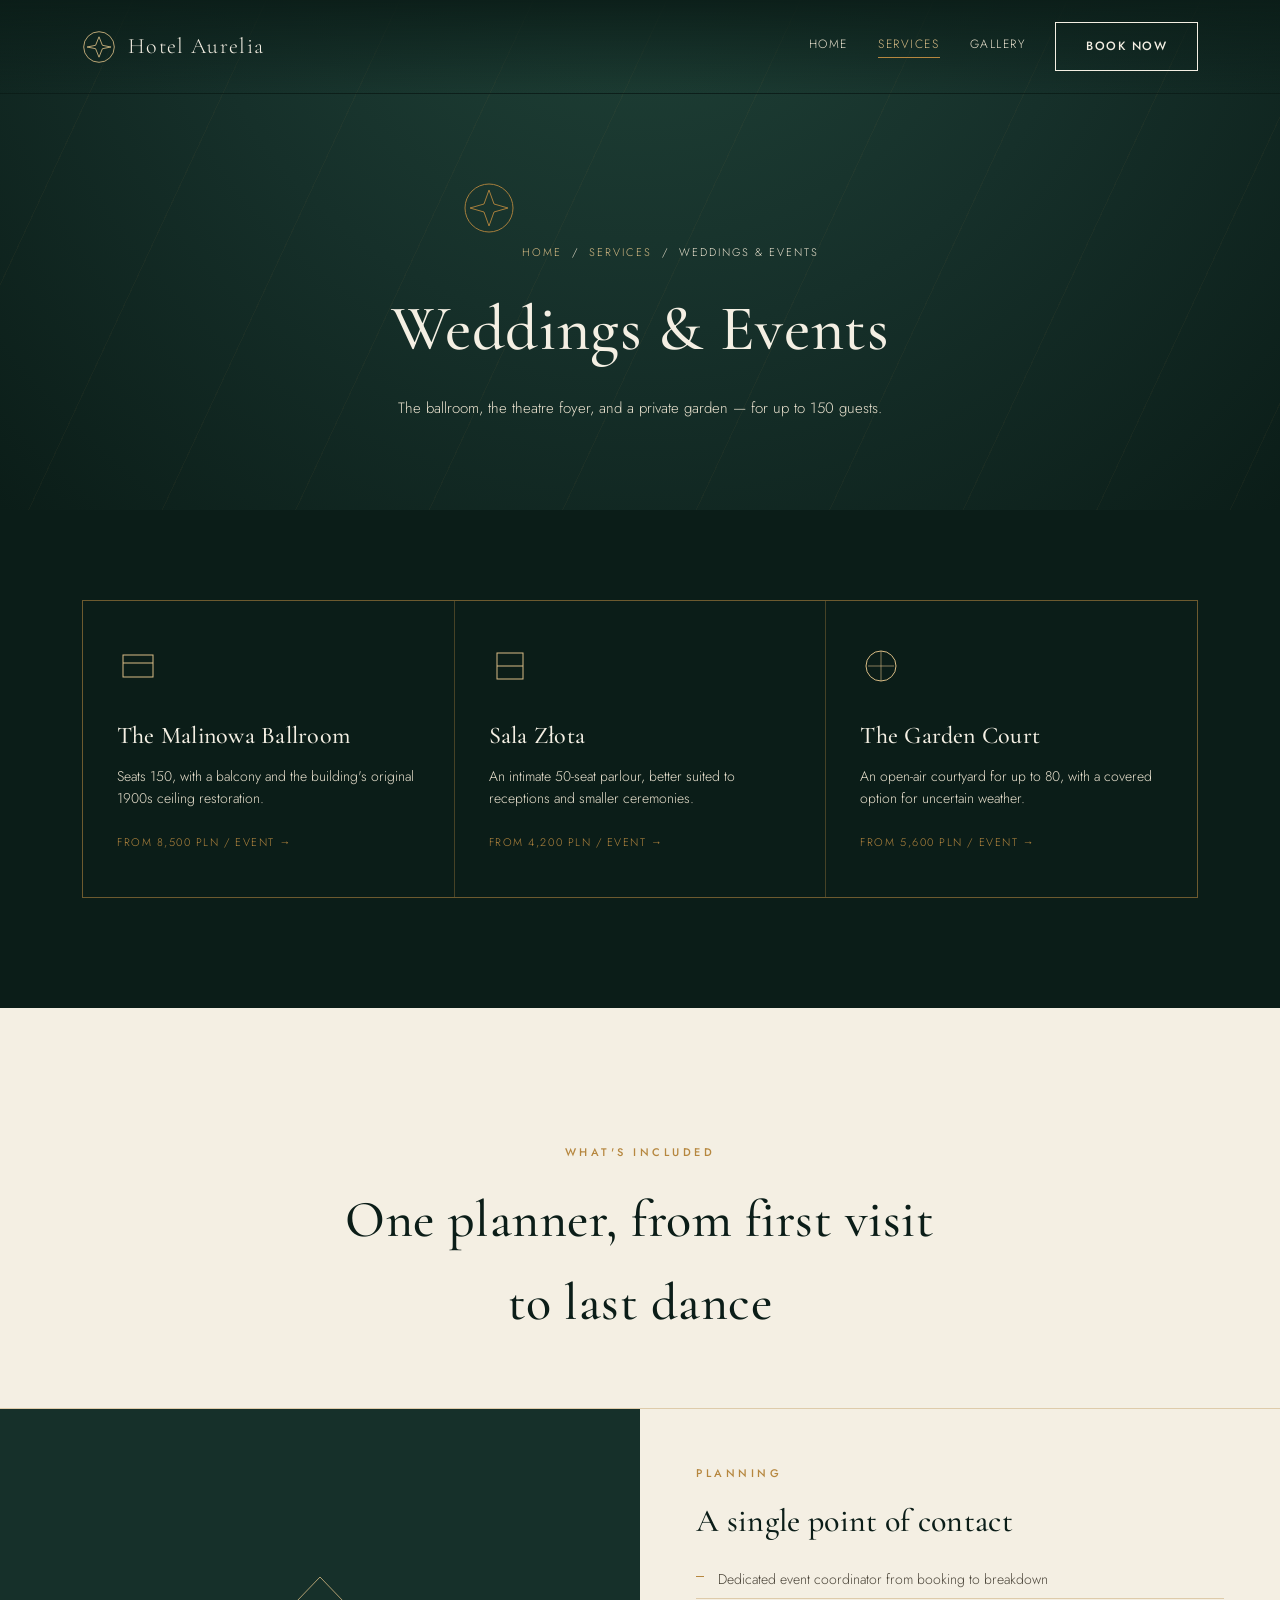
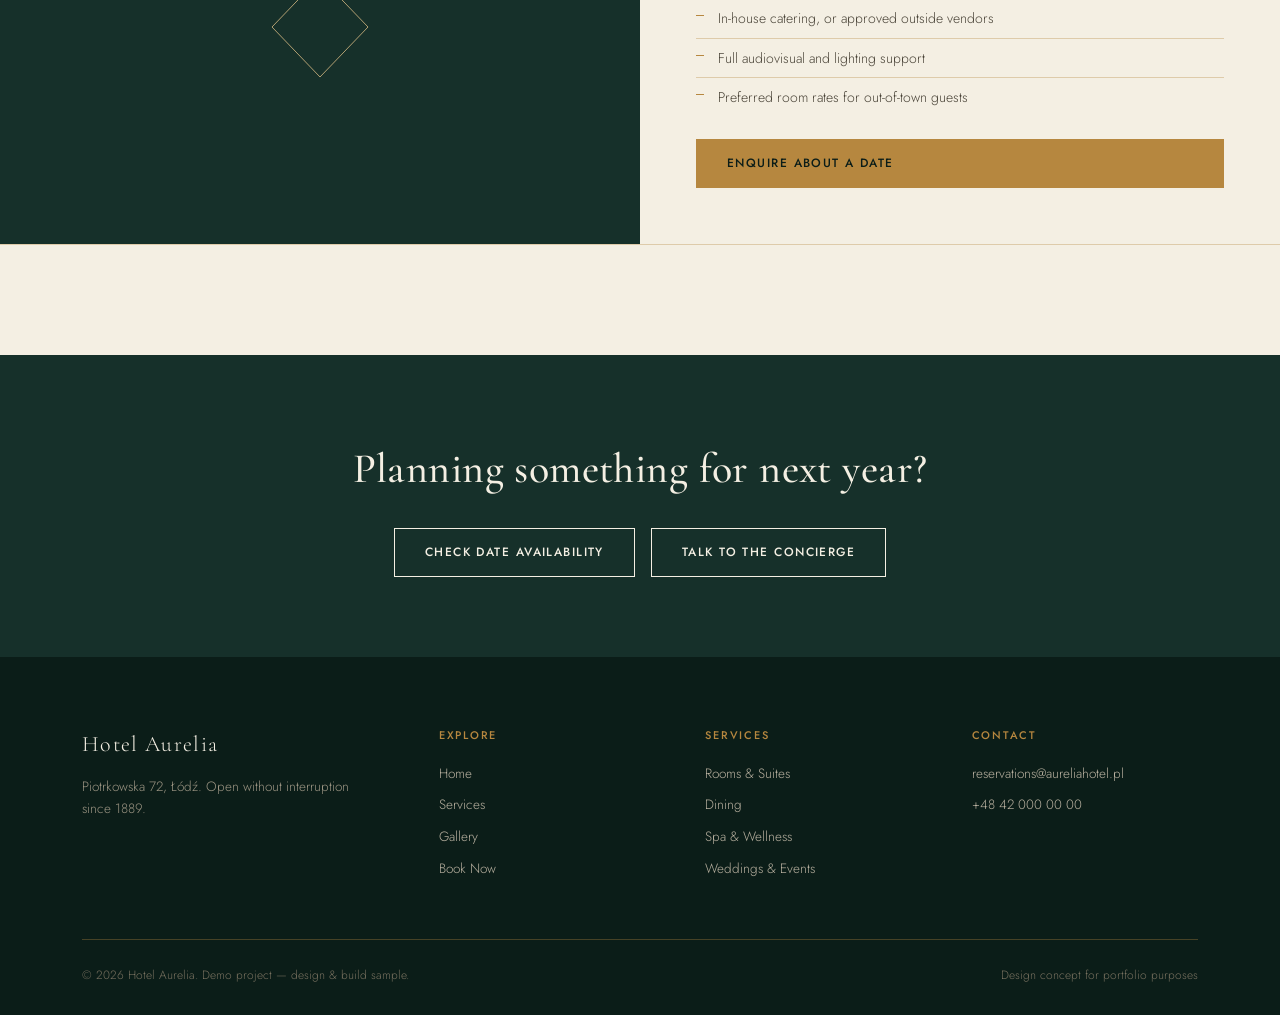
<file: events.html>
<!DOCTYPE html>
<html lang="en">
<head>
<meta charset="UTF-8">
<meta name="viewport" content="width=device-width, initial-scale=1.0">
<title>Weddings & Events — Hotel Aurelia</title>
<link rel="preconnect" href="https://fonts.googleapis.com">
<link href="https://fonts.googleapis.com/css2?family=Cormorant+Garamond:ital,wght@0,300;0,400;0,500;0,600;1,400&family=Jost:wght@300;400;500;600&display=swap" rel="stylesheet">
<link rel="stylesheet" href="styles.css">
</head>
<body>

<header id="siteHeader" class="transparent">
  <div class="wrap">
    <a href="index.html" class="logo">
      <svg class="logo-mark" viewBox="0 0 40 40"><circle cx="20" cy="20" r="18"/><path d="M20 8 L24 18 L34 20 L24 22 L20 32 L16 22 L6 20 L16 18 Z"/></svg>
      <span class="logo-text">Hotel Aurelia</span>
    </a>
    <nav id="siteNav">
      <a href="index.html">Home</a>
      <a href="services.html" class="active">Services</a>
      <a href="gallery.html">Gallery</a>
      <a href="booking.html" class="btn btn-outline-ivory">Book Now</a>
    </nav>
    <button class="nav-toggle" id="navToggle" aria-label="Toggle menu">&#9776;</button>
  </div>
</header>

<div class="page-header">
  <svg class="crest" viewBox="0 0 56 56"><circle cx="28" cy="28" r="24"/><path d="M28 10 L33 24 L47 28 L33 32 L28 46 L23 32 L9 28 L23 24 Z"/></svg>
  <span class="breadcrumb"><a href="index.html">Home</a> &nbsp;/&nbsp; <a href="services.html">Services</a> &nbsp;/&nbsp; Weddings &amp; Events</span>
  <h1>Weddings &amp; Events</h1>
  <p class="lede">The ballroom, the theatre foyer, and a private garden — for up to 150 guests.</p>
</div>

<section class="rooms" style="background:var(--emerald-deep); color:var(--ivory); padding-top:90px;">
  <div class="wrap">
    <div class="service-grid">
      <div class="service-card" style="cursor:default;">
        <svg viewBox="0 0 42 42"><rect x="6" y="10" width="30" height="22"/><line x1="6" y1="18" x2="36" y2="18"/></svg>
        <h3>The Malinowa Ballroom</h3>
        <p>Seats 150, with a balcony and the building's original 1900s ceiling restoration.</p>
        <span class="link" style="cursor:default;">From 8,500 PLN / event</span>
      </div>
      <div class="service-card" style="cursor:default;">
        <svg viewBox="0 0 42 42"><rect x="8" y="8" width="26" height="26"/><line x1="8" y1="21" x2="34" y2="21"/></svg>
        <h3>Sala Złota</h3>
        <p>An intimate 50-seat parlour, better suited to receptions and smaller ceremonies.</p>
        <span class="link" style="cursor:default;">From 4,200 PLN / event</span>
      </div>
      <div class="service-card" style="cursor:default;">
        <svg viewBox="0 0 42 42"><path d="M21 6 v30 M8 21 h26" opacity="0.6"/><circle cx="21" cy="21" r="15"/></svg>
        <h3>The Garden Court</h3>
        <p>An open-air courtyard for up to 80, with a covered option for uncertain weather.</p>
        <span class="link" style="cursor:default;">From 5,600 PLN / event</span>
      </div>
    </div>
  </div>
</section>

<section class="dining">
  <div class="wrap">
    <div class="section-head">
      <span class="eyebrow">What's Included</span>
      <h2>One planner, from first visit to last dance</h2>
    </div>
  </div>
  <div class="feature-row">
    <div class="feature-visual">
      <svg viewBox="0 0 120 120"><path d="M60 10 L108 60 L60 110 L12 60 Z"/></svg>
    </div>
    <div class="feature-copy">
      <span class="eyebrow">Planning</span>
      <h3>A single point of contact</h3>
      <ul>
        <li>Dedicated event coordinator from booking to breakdown</li>
        <li>In-house catering, or approved outside vendors</li>
        <li>Full audiovisual and lighting support</li>
        <li>Preferred room rates for out-of-town guests</li>
      </ul>
      <a href="booking.html" class="btn btn-solid">Enquire About a Date</a>
    </div>
  </div>
</section>

<div class="cta-strip">
  <div class="wrap">
    <h2>Planning something for next year?</h2>
    <div class="cta-strip-actions">
      <a href="booking.html" class="btn btn-outline-ivory">Check Date Availability</a>
      <a href="concierge.html" class="btn btn-outline-ivory">Talk to the Concierge</a>
    </div>
  </div>
</div>

<footer>
  <div class="wrap">
    <div class="foot-grid">
      <div class="foot-brand">
        <div class="logo-text">Hotel Aurelia</div>
        <p>Piotrkowska 72, Łódź. Open without interruption since 1889.</p>
      </div>
      <div class="foot-col">
        <h4>Explore</h4>
        <a href="index.html">Home</a>
        <a href="services.html">Services</a>
        <a href="gallery.html">Gallery</a>
        <a href="booking.html">Book Now</a>
      </div>
      <div class="foot-col">
        <h4>Services</h4>
        <a href="rooms.html">Rooms &amp; Suites</a>
        <a href="dining.html">Dining</a>
        <a href="spa.html">Spa &amp; Wellness</a>
        <a href="events.html">Weddings &amp; Events</a>
      </div>
      <div class="foot-col">
        <h4>Contact</h4>
        <p>reservations@aureliahotel.pl</p>
        <p>+48 42 000 00 00</p>
      </div>
    </div>
    <div class="foot-bottom">
      <span>© 2026 Hotel Aurelia. Demo project — design &amp; build sample.</span>
      <span>Design concept for portfolio purposes</span>
    </div>
  </div>
</footer>

<script src="script.js"></script>
</body>
</html>
</file>
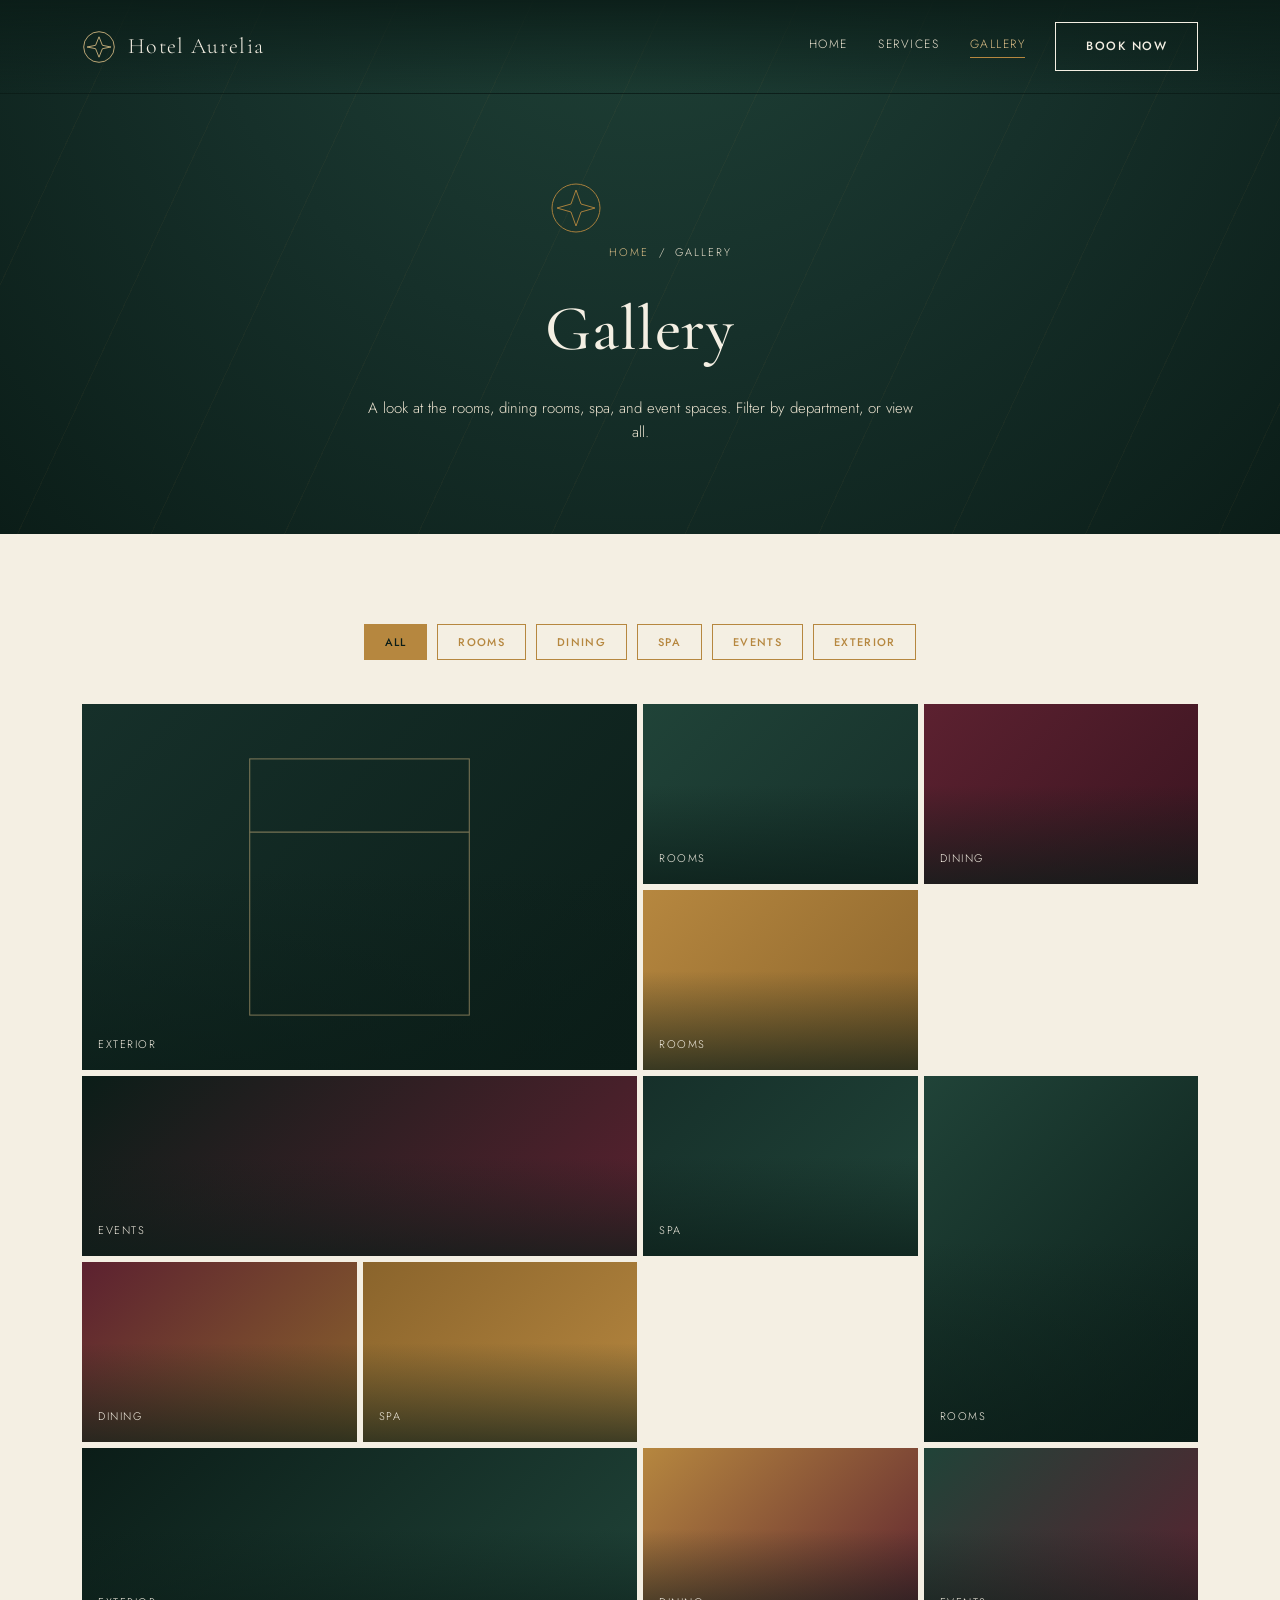
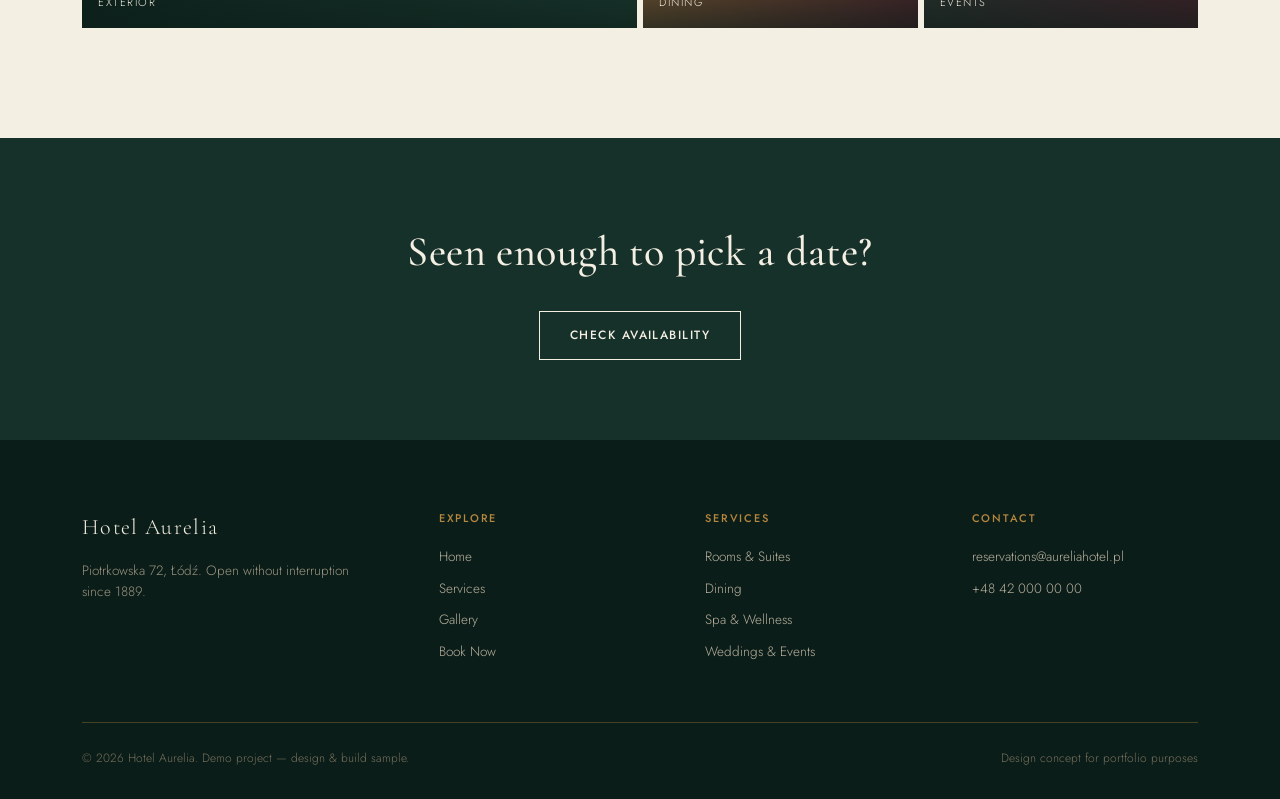
<file: gallery.html>
<!DOCTYPE html>
<html lang="en">
<head>
<meta charset="UTF-8">
<meta name="viewport" content="width=device-width, initial-scale=1.0">
<title>Gallery — Hotel Aurelia</title>
<link rel="preconnect" href="https://fonts.googleapis.com">
<link href="https://fonts.googleapis.com/css2?family=Cormorant+Garamond:ital,wght@0,300;0,400;0,500;0,600;1,400&family=Jost:wght@300;400;500;600&display=swap" rel="stylesheet">
<link rel="stylesheet" href="styles.css">
</head>
<body>

<header id="siteHeader" class="transparent">
  <div class="wrap">
    <a href="index.html" class="logo">
      <svg class="logo-mark" viewBox="0 0 40 40"><circle cx="20" cy="20" r="18"/><path d="M20 8 L24 18 L34 20 L24 22 L20 32 L16 22 L6 20 L16 18 Z"/></svg>
      <span class="logo-text">Hotel Aurelia</span>
    </a>
    <nav id="siteNav">
      <a href="index.html">Home</a>
      <a href="services.html">Services</a>
      <a href="gallery.html" class="active">Gallery</a>
      <a href="booking.html" class="btn btn-outline-ivory">Book Now</a>
    </nav>
    <button class="nav-toggle" id="navToggle" aria-label="Toggle menu">&#9776;</button>
  </div>
</header>

<div class="page-header">
  <svg class="crest" viewBox="0 0 56 56"><circle cx="28" cy="28" r="24"/><path d="M28 10 L33 24 L47 28 L33 32 L28 46 L23 32 L9 28 L23 24 Z"/></svg>
  <span class="breadcrumb"><a href="index.html">Home</a> &nbsp;/&nbsp; Gallery</span>
  <h1>Gallery</h1>
  <p class="lede">A look at the rooms, dining rooms, spa, and event spaces. Filter by department, or view all.</p>
</div>

<section style="padding-top:90px;">
  <div class="wrap">
    <div class="gallery-filters">
      <button class="active" data-filter="all">All</button>
      <button data-filter="rooms">Rooms</button>
      <button data-filter="dining">Dining</button>
      <button data-filter="spa">Spa</button>
      <button data-filter="events">Events</button>
      <button data-filter="exterior">Exterior</button>
    </div>

    <div class="gallery-grid">

      <div class="gallery-item wide tall" data-category="exterior" data-title="The Façade" data-desc="Restored 1889 stonework on Piotrkowska, unchanged in outline since the original build.">
        <div class="tile" style="background:linear-gradient(135deg,#16302A,#0B1D18);"><span class="tag">Exterior</span></div>
        <svg viewBox="0 0 200 200"><rect x="40" y="30" width="120" height="140" stroke="#D9BC85" fill="none" stroke-width="0.6"/><line x1="40" y1="70" x2="160" y2="70" stroke="#D9BC85" stroke-width="0.6"/></svg>
      </div>

      <div class="gallery-item" data-category="rooms" data-title="Boulevard Room" data-desc="28m², a single tall window over the avenue, oak floors.">
        <div class="tile" style="background:linear-gradient(135deg,#204338,#16302A);"><span class="tag">Rooms</span></div>
      </div>

      <div class="gallery-item" data-category="dining" data-title="The Malinowa Room" data-desc="Two connected dining rooms beneath the restored ballroom ceiling.">
        <div class="tile" style="background:linear-gradient(135deg,#5C2130,#3a1420);"><span class="tag">Dining</span></div>
      </div>

      <div class="gallery-item" data-category="rooms" data-title="Deluxe Suite Bath" data-desc="Soaking tub by the window, original 1900s parquet in the adjoining room.">
        <div class="tile" style="background:linear-gradient(135deg,#B6873F,#8a642c);"><span class="tag">Rooms</span></div>
      </div>

      <div class="gallery-item wide" data-category="events" data-title="The Malinowa Ballroom" data-desc="Seats 150 beneath the restored ceiling, with a balcony above.">
        <div class="tile" style="background:linear-gradient(135deg,#0B1D18,#5C2130);"><span class="tag">Events</span></div>
      </div>

      <div class="gallery-item" data-category="spa" data-title="Thermal Pool" data-desc="The old cellar, rebuilt around a heated indoor pool.">
        <div class="tile" style="background:linear-gradient(135deg,#16302A,#204338);"><span class="tag">Spa</span></div>
      </div>

      <div class="gallery-item tall" data-category="rooms" data-title="The Aurelia Apartment" data-desc="Two floors joined by a narrow stair, a working fireplace, a corner balcony.">
        <div class="tile" style="background:linear-gradient(135deg,#204338,#0B1D18);"><span class="tag">Rooms</span></div>
      </div>

      <div class="gallery-item" data-category="dining" data-title="Grand Cellar Bar" data-desc="A long, mostly Central European wine list, in the same vaulted cellar as the spa entrance.">
        <div class="tile" style="background:linear-gradient(135deg,#5C2130,#8a642c);"><span class="tag">Dining</span></div>
      </div>

      <div class="gallery-item" data-category="spa" data-title="Treatment Room" data-desc="One of four rooms, booked for the hour with a single therapist.">
        <div class="tile" style="background:linear-gradient(135deg,#8a642c,#B6873F);"><span class="tag">Spa</span></div>
      </div>

      <div class="gallery-item wide" data-category="exterior" data-title="Piotrkowska at Dusk" data-desc="The boulevard outside, unchanged in outline since the carriage-wheel era.">
        <div class="tile" style="background:linear-gradient(135deg,#0B1D18,#204338);"><span class="tag">Exterior</span></div>
      </div>

      <div class="gallery-item" data-category="dining" data-title="Aurelia Café" data-desc="Open before the front desk. Fresh pastry from 06:30.">
        <div class="tile" style="background:linear-gradient(135deg,#B6873F,#5C2130);"><span class="tag">Dining</span></div>
      </div>

      <div class="gallery-item" data-category="events" data-title="The Garden Court" data-desc="An open-air courtyard for up to 80 guests, with a covered option.">
        <div class="tile" style="background:linear-gradient(135deg,#204338,#5C2130);"><span class="tag">Events</span></div>
      </div>

    </div>
  </div>
</section>

<div class="cta-strip">
  <div class="wrap">
    <h2>Seen enough to pick a date?</h2>
    <div class="cta-strip-actions">
      <a href="booking.html" class="btn btn-outline-ivory">Check Availability</a>
    </div>
  </div>
</div>

<div class="lightbox" id="lightbox">
  <div class="lightbox-inner">
    <button class="lightbox-close" aria-label="Close">&times;</button>
    <svg class="lb-icon" viewBox="0 0 42 42"></svg>
    <h3 class="lb-title"></h3>
    <p class="lb-desc"></p>
  </div>
</div>

<footer>
  <div class="wrap">
    <div class="foot-grid">
      <div class="foot-brand">
        <div class="logo-text">Hotel Aurelia</div>
        <p>Piotrkowska 72, Łódź. Open without interruption since 1889.</p>
      </div>
      <div class="foot-col">
        <h4>Explore</h4>
        <a href="index.html">Home</a>
        <a href="services.html">Services</a>
        <a href="gallery.html">Gallery</a>
        <a href="booking.html">Book Now</a>
      </div>
      <div class="foot-col">
        <h4>Services</h4>
        <a href="rooms.html">Rooms &amp; Suites</a>
        <a href="dining.html">Dining</a>
        <a href="spa.html">Spa &amp; Wellness</a>
        <a href="events.html">Weddings &amp; Events</a>
      </div>
      <div class="foot-col">
        <h4>Contact</h4>
        <p>reservations@aureliahotel.pl</p>
        <p>+48 42 000 00 00</p>
      </div>
    </div>
    <div class="foot-bottom">
      <span>© 2026 Hotel Aurelia. Demo project — design &amp; build sample.</span>
      <span>Design concept for portfolio purposes</span>
    </div>
  </div>
</footer>

<script src="script.js"></script>
</body>
</html>
</file>
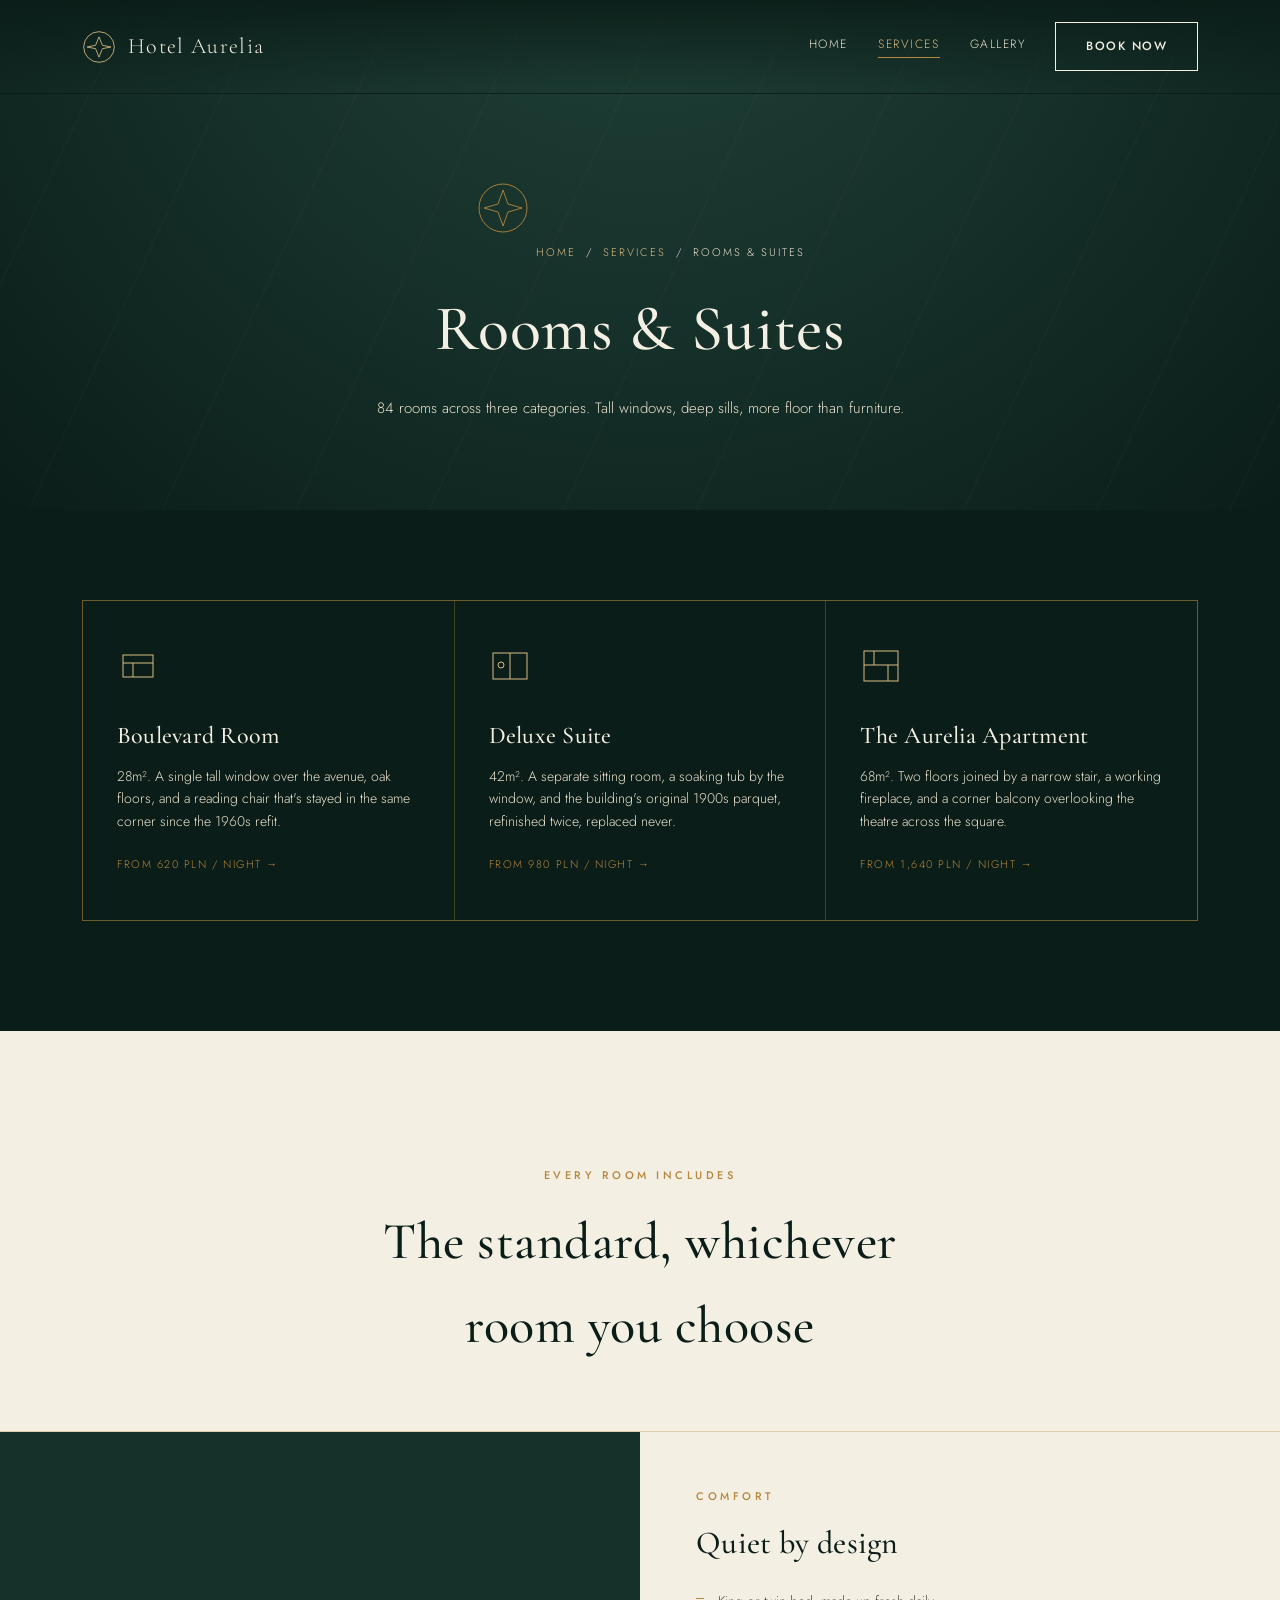
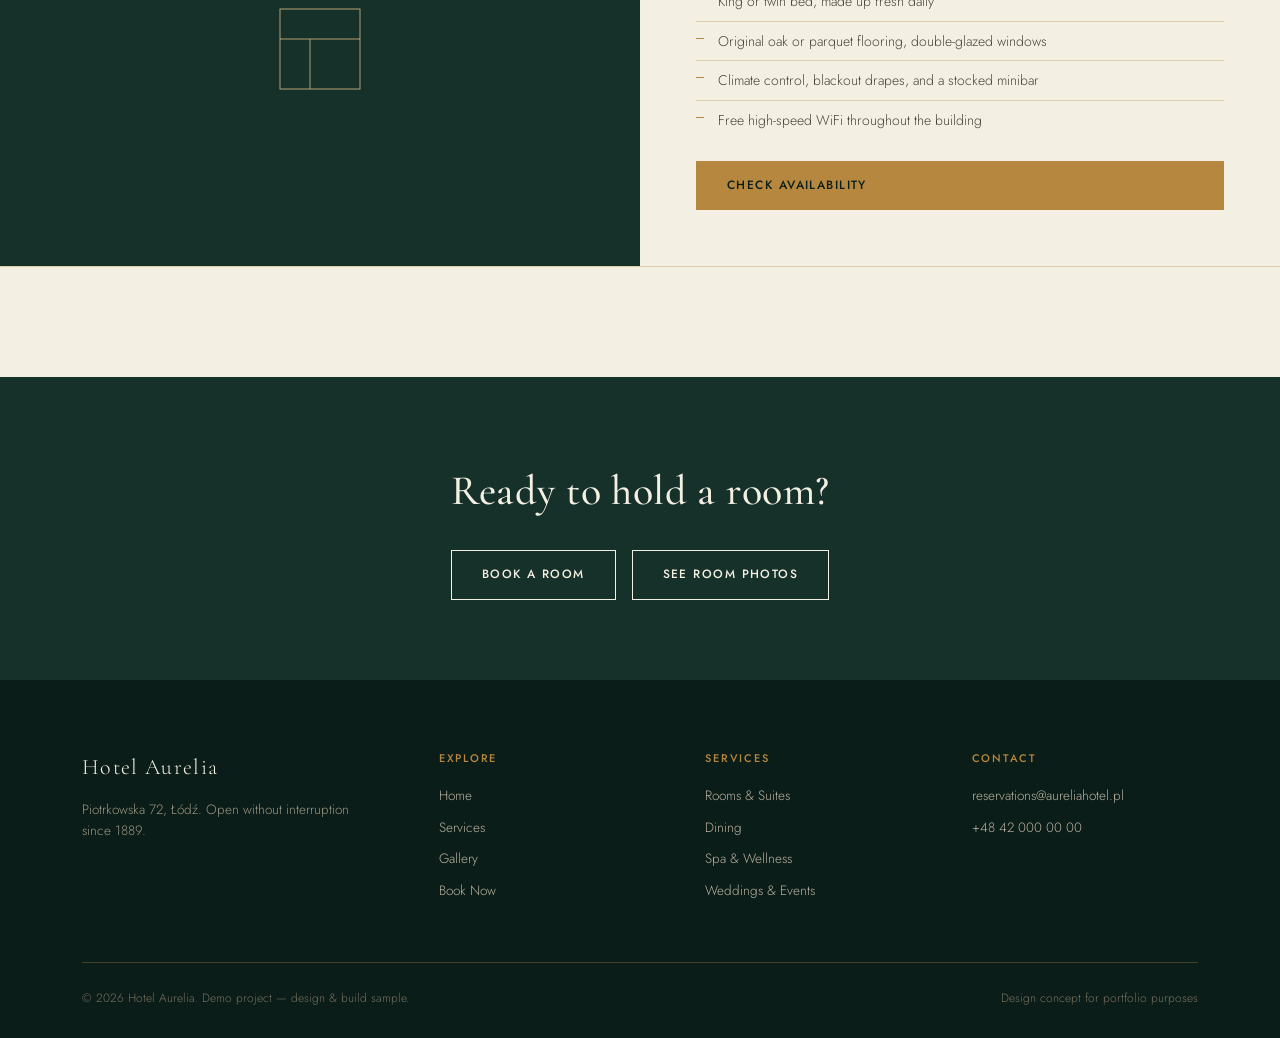
<file: rooms.html>
<!DOCTYPE html>
<html lang="en">
<head>
<meta charset="UTF-8">
<meta name="viewport" content="width=device-width, initial-scale=1.0">
<title>Rooms & Suites — Hotel Aurelia</title>
<link rel="preconnect" href="https://fonts.googleapis.com">
<link href="https://fonts.googleapis.com/css2?family=Cormorant+Garamond:ital,wght@0,300;0,400;0,500;0,600;1,400&family=Jost:wght@300;400;500;600&display=swap" rel="stylesheet">
<link rel="stylesheet" href="styles.css">
</head>
<body>

<header id="siteHeader" class="transparent">
  <div class="wrap">
    <a href="index.html" class="logo">
      <svg class="logo-mark" viewBox="0 0 40 40"><circle cx="20" cy="20" r="18"/><path d="M20 8 L24 18 L34 20 L24 22 L20 32 L16 22 L6 20 L16 18 Z"/></svg>
      <span class="logo-text">Hotel Aurelia</span>
    </a>
    <nav id="siteNav">
      <a href="index.html">Home</a>
      <a href="services.html" class="active">Services</a>
      <a href="gallery.html">Gallery</a>
      <a href="booking.html" class="btn btn-outline-ivory">Book Now</a>
    </nav>
    <button class="nav-toggle" id="navToggle" aria-label="Toggle menu">&#9776;</button>
  </div>
</header>

<div class="page-header">
  <svg class="crest" viewBox="0 0 56 56"><circle cx="28" cy="28" r="24"/><path d="M28 10 L33 24 L47 28 L33 32 L28 46 L23 32 L9 28 L23 24 Z"/></svg>
  <span class="breadcrumb"><a href="index.html">Home</a> &nbsp;/&nbsp; <a href="services.html">Services</a> &nbsp;/&nbsp; Rooms &amp; Suites</span>
  <h1>Rooms &amp; Suites</h1>
  <p class="lede">84 rooms across three categories. Tall windows, deep sills, more floor than furniture.</p>
</div>

<section class="rooms" style="background:var(--emerald-deep); color:var(--ivory); padding-top:90px;">
  <div class="wrap">
    <div class="service-grid">
      <div class="service-card" style="cursor:default;">
        <svg viewBox="0 0 42 42"><rect x="6" y="10" width="30" height="22"/><line x1="6" y1="18" x2="36" y2="18"/><line x1="16" y1="18" x2="16" y2="32"/></svg>
        <h3>Boulevard Room</h3>
        <p>28m². A single tall window over the avenue, oak floors, and a reading chair that's stayed in the same corner since the 1960s refit.</p>
        <span class="link" style="cursor:default;">From 620 PLN / night</span>
      </div>
      <div class="service-card" style="cursor:default;">
        <svg viewBox="0 0 42 42"><rect x="4" y="8" width="34" height="26"/><line x1="21" y1="8" x2="21" y2="34"/><circle cx="12" cy="20" r="3"/></svg>
        <h3>Deluxe Suite</h3>
        <p>42m². A separate sitting room, a soaking tub by the window, and the building's original 1900s parquet, refinished twice, replaced never.</p>
        <span class="link" style="cursor:default;">From 980 PLN / night</span>
      </div>
      <div class="service-card" style="cursor:default;">
        <svg viewBox="0 0 42 42"><rect x="4" y="6" width="34" height="30"/><line x1="4" y1="20" x2="38" y2="20"/><line x1="14" y1="6" x2="14" y2="20"/><line x1="28" y1="20" x2="28" y2="36"/></svg>
        <h3>The Aurelia Apartment</h3>
        <p>68m². Two floors joined by a narrow stair, a working fireplace, and a corner balcony overlooking the theatre across the square.</p>
        <span class="link" style="cursor:default;">From 1,640 PLN / night</span>
      </div>
    </div>
  </div>
</section>

<section class="dining">
  <div class="wrap">
    <div class="section-head">
      <span class="eyebrow">Every Room Includes</span>
      <h2>The standard, whichever room you choose</h2>
    </div>
  </div>
  <div class="feature-row">
    <div class="feature-visual">
      <svg viewBox="0 0 120 120"><rect x="20" y="20" width="80" height="80"/><line x1="20" y1="50" x2="100" y2="50"/><line x1="50" y1="50" x2="50" y2="100"/></svg>
    </div>
    <div class="feature-copy">
      <span class="eyebrow">Comfort</span>
      <h3>Quiet by design</h3>
      <ul>
        <li>King or twin bed, made up fresh daily</li>
        <li>Original oak or parquet flooring, double-glazed windows</li>
        <li>Climate control, blackout drapes, and a stocked minibar</li>
        <li>Free high-speed WiFi throughout the building</li>
      </ul>
      <a href="booking.html" class="btn btn-solid">Check Availability</a>
    </div>
  </div>
</section>

<div class="cta-strip">
  <div class="wrap">
    <h2>Ready to hold a room?</h2>
    <div class="cta-strip-actions">
      <a href="booking.html" class="btn btn-outline-ivory">Book a Room</a>
      <a href="gallery.html" class="btn btn-outline-ivory">See Room Photos</a>
    </div>
  </div>
</div>

<footer>
  <div class="wrap">
    <div class="foot-grid">
      <div class="foot-brand">
        <div class="logo-text">Hotel Aurelia</div>
        <p>Piotrkowska 72, Łódź. Open without interruption since 1889.</p>
      </div>
      <div class="foot-col">
        <h4>Explore</h4>
        <a href="index.html">Home</a>
        <a href="services.html">Services</a>
        <a href="gallery.html">Gallery</a>
        <a href="booking.html">Book Now</a>
      </div>
      <div class="foot-col">
        <h4>Services</h4>
        <a href="rooms.html">Rooms &amp; Suites</a>
        <a href="dining.html">Dining</a>
        <a href="spa.html">Spa &amp; Wellness</a>
        <a href="events.html">Weddings &amp; Events</a>
      </div>
      <div class="foot-col">
        <h4>Contact</h4>
        <p>reservations@aureliahotel.pl</p>
        <p>+48 42 000 00 00</p>
      </div>
    </div>
    <div class="foot-bottom">
      <span>© 2026 Hotel Aurelia. Demo project — design &amp; build sample.</span>
      <span>Design concept for portfolio purposes</span>
    </div>
  </div>
</footer>

<script src="script.js"></script>
</body>
</html>
</file>
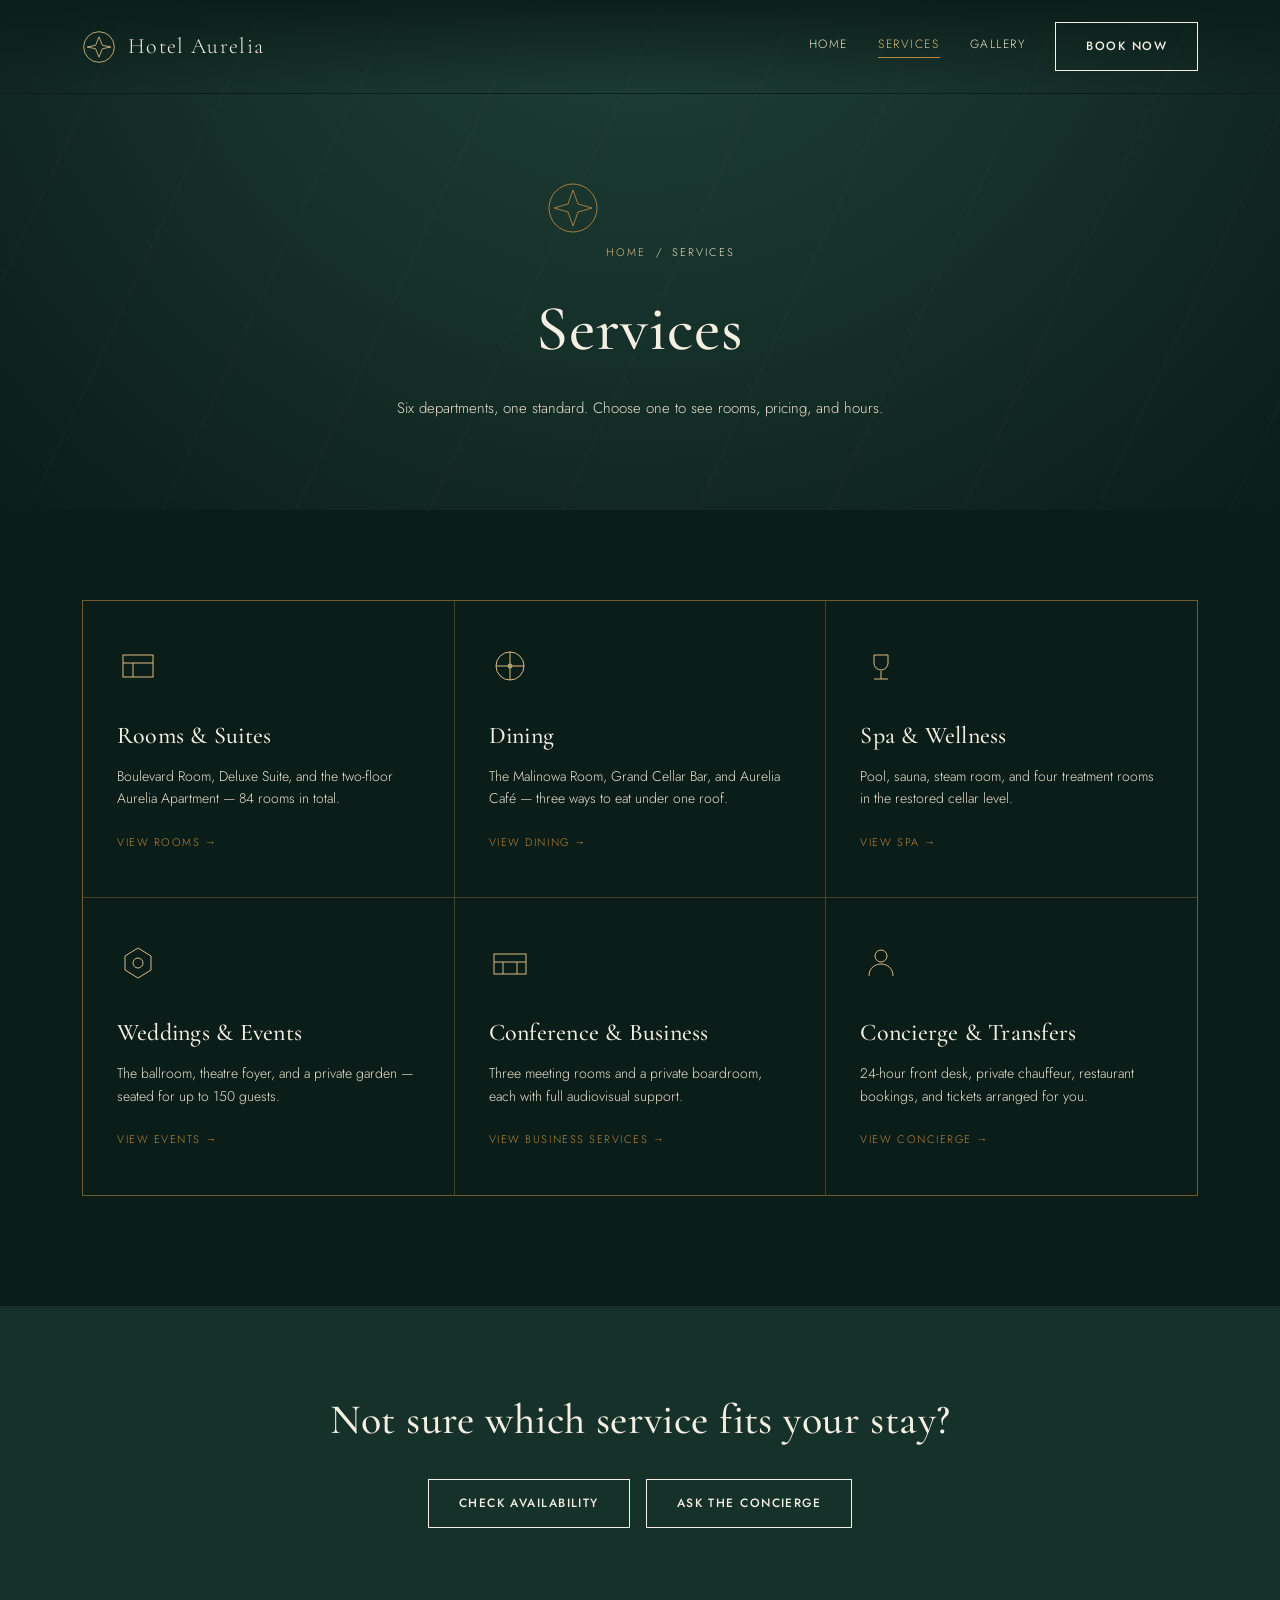
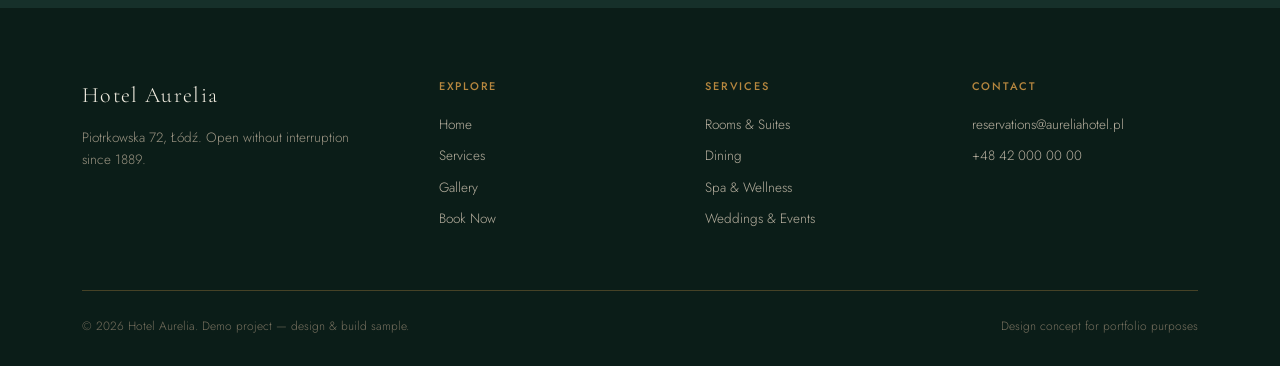
<file: services.html>
<!DOCTYPE html>
<html lang="en">
<head>
<meta charset="UTF-8">
<meta name="viewport" content="width=device-width, initial-scale=1.0">
<title>Services — Hotel Aurelia</title>
<link rel="preconnect" href="https://fonts.googleapis.com">
<link href="https://fonts.googleapis.com/css2?family=Cormorant+Garamond:ital,wght@0,300;0,400;0,500;0,600;1,400&family=Jost:wght@300;400;500;600&display=swap" rel="stylesheet">
<link rel="stylesheet" href="styles.css">
</head>
<body>

<header id="siteHeader" class="transparent">
  <div class="wrap">
    <a href="index.html" class="logo">
      <svg class="logo-mark" viewBox="0 0 40 40"><circle cx="20" cy="20" r="18"/><path d="M20 8 L24 18 L34 20 L24 22 L20 32 L16 22 L6 20 L16 18 Z"/></svg>
      <span class="logo-text">Hotel Aurelia</span>
    </a>
    <nav id="siteNav">
      <a href="index.html">Home</a>
      <a href="services.html" class="active">Services</a>
      <a href="gallery.html">Gallery</a>
      <a href="booking.html" class="btn btn-outline-ivory">Book Now</a>
    </nav>
    <button class="nav-toggle" id="navToggle" aria-label="Toggle menu">&#9776;</button>
  </div>
</header>

<div class="page-header">
  <svg class="crest" viewBox="0 0 56 56"><circle cx="28" cy="28" r="24"/><path d="M28 10 L33 24 L47 28 L33 32 L28 46 L23 32 L9 28 L23 24 Z"/></svg>
  <span class="breadcrumb"><a href="index.html">Home</a> &nbsp;/&nbsp; Services</span>
  <h1>Services</h1>
  <p class="lede">Six departments, one standard. Choose one to see rooms, pricing, and hours.</p>
</div>

<section class="services" style="padding-top:90px;">
  <div class="wrap">
    <div class="service-grid">

      <a href="rooms.html" class="service-card">
        <svg viewBox="0 0 42 42"><rect x="6" y="10" width="30" height="22"/><line x1="6" y1="18" x2="36" y2="18"/><line x1="16" y1="18" x2="16" y2="32"/></svg>
        <h3>Rooms &amp; Suites</h3>
        <p>Boulevard Room, Deluxe Suite, and the two-floor Aurelia Apartment — 84 rooms in total.</p>
        <span class="link">View Rooms</span>
      </a>

      <a href="dining.html" class="service-card">
        <svg viewBox="0 0 42 42"><circle cx="21" cy="21" r="14"/><circle cx="21" cy="21" r="2"/><path d="M21 7 L21 35 M7 21 L35 21"/></svg>
        <h3>Dining</h3>
        <p>The Malinowa Room, Grand Cellar Bar, and Aurelia Café — three ways to eat under one roof.</p>
        <span class="link">View Dining</span>
      </a>

      <a href="spa.html" class="service-card">
        <svg viewBox="0 0 42 42"><path d="M14 10 h14 v8 a7 7 0 0 1 -14 0 z"/><line x1="21" y1="26" x2="21" y2="34"/><line x1="14" y1="34" x2="28" y2="34"/></svg>
        <h3>Spa &amp; Wellness</h3>
        <p>Pool, sauna, steam room, and four treatment rooms in the restored cellar level.</p>
        <span class="link">View Spa</span>
      </a>

      <a href="events.html" class="service-card">
        <svg viewBox="0 0 42 42"><path d="M21 6 L34 14 V28 L21 36 L8 28 V14 Z"/><circle cx="21" cy="21" r="5"/></svg>
        <h3>Weddings &amp; Events</h3>
        <p>The ballroom, theatre foyer, and a private garden — seated for up to 150 guests.</p>
        <span class="link">View Events</span>
      </a>

      <a href="conference.html" class="service-card">
        <svg viewBox="0 0 42 42"><rect x="5" y="12" width="32" height="20"/><line x1="5" y1="20" x2="37" y2="20"/><line x1="14" y1="20" x2="14" y2="32"/><line x1="28" y1="20" x2="28" y2="32"/></svg>
        <h3>Conference &amp; Business</h3>
        <p>Three meeting rooms and a private boardroom, each with full audiovisual support.</p>
        <span class="link">View Business Services</span>
      </a>

      <a href="concierge.html" class="service-card">
        <svg viewBox="0 0 42 42"><circle cx="21" cy="14" r="6"/><path d="M9 34 c0 -8 6 -12 12 -12 s12 4 12 12"/></svg>
        <h3>Concierge &amp; Transfers</h3>
        <p>24-hour front desk, private chauffeur, restaurant bookings, and tickets arranged for you.</p>
        <span class="link">View Concierge</span>
      </a>

    </div>
  </div>
</section>

<div class="cta-strip">
  <div class="wrap">
    <h2>Not sure which service fits your stay?</h2>
    <div class="cta-strip-actions">
      <a href="booking.html" class="btn btn-outline-ivory">Check Availability</a>
      <a href="concierge.html" class="btn btn-outline-ivory">Ask the Concierge</a>
    </div>
  </div>
</div>

<footer>
  <div class="wrap">
    <div class="foot-grid">
      <div class="foot-brand">
        <div class="logo-text">Hotel Aurelia</div>
        <p>Piotrkowska 72, Łódź. Open without interruption since 1889.</p>
      </div>
      <div class="foot-col">
        <h4>Explore</h4>
        <a href="index.html">Home</a>
        <a href="services.html">Services</a>
        <a href="gallery.html">Gallery</a>
        <a href="booking.html">Book Now</a>
      </div>
      <div class="foot-col">
        <h4>Services</h4>
        <a href="rooms.html">Rooms &amp; Suites</a>
        <a href="dining.html">Dining</a>
        <a href="spa.html">Spa &amp; Wellness</a>
        <a href="events.html">Weddings &amp; Events</a>
      </div>
      <div class="foot-col">
        <h4>Contact</h4>
        <p>reservations@aureliahotel.pl</p>
        <p>+48 42 000 00 00</p>
      </div>
    </div>
    <div class="foot-bottom">
      <span>© 2026 Hotel Aurelia. Demo project — design &amp; build sample.</span>
      <span>Design concept for portfolio purposes</span>
    </div>
  </div>
</footer>

<script src="script.js"></script>
</body>
</html>
</file>
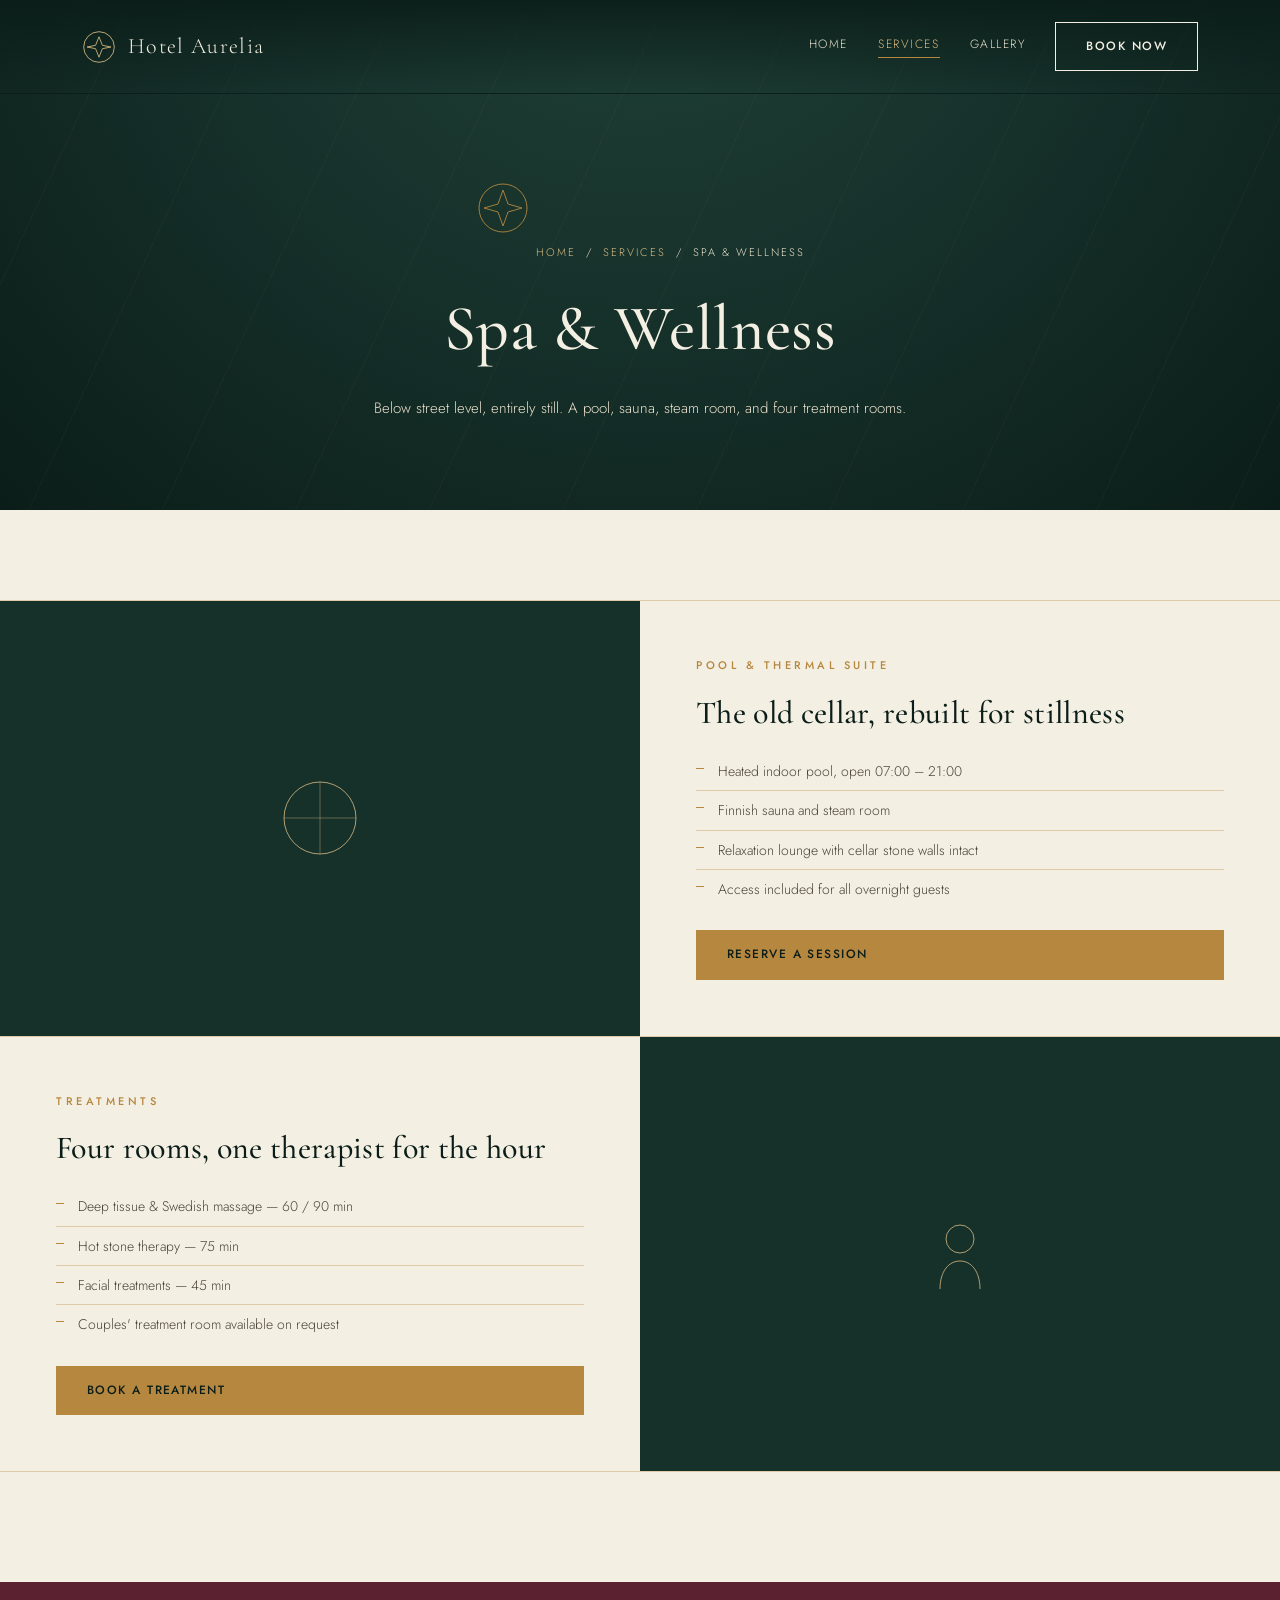
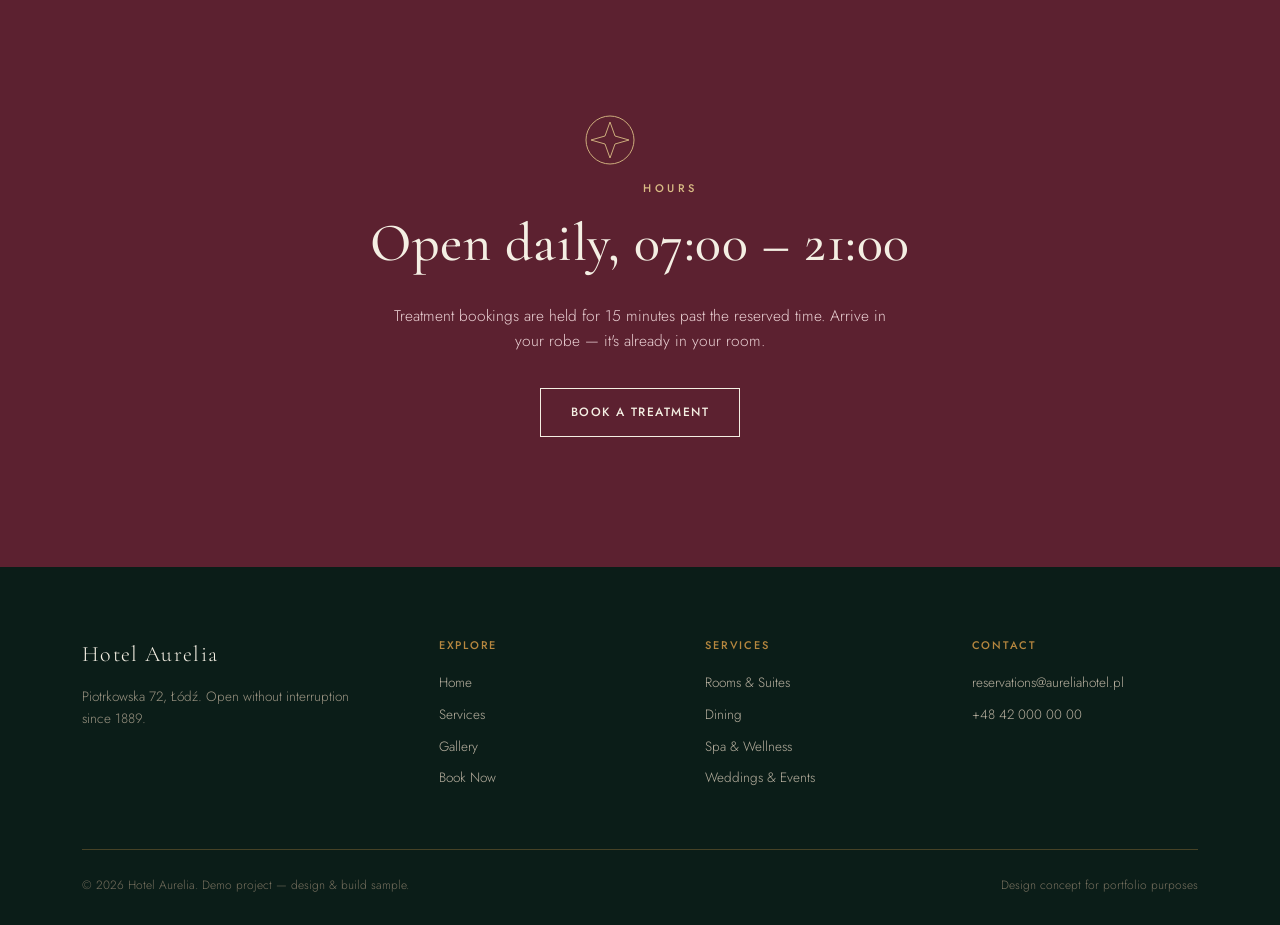
<file: spa.html>
<!DOCTYPE html>
<html lang="en">
<head>
<meta charset="UTF-8">
<meta name="viewport" content="width=device-width, initial-scale=1.0">
<title>Spa & Wellness — Hotel Aurelia</title>
<link rel="preconnect" href="https://fonts.googleapis.com">
<link href="https://fonts.googleapis.com/css2?family=Cormorant+Garamond:ital,wght@0,300;0,400;0,500;0,600;1,400&family=Jost:wght@300;400;500;600&display=swap" rel="stylesheet">
<link rel="stylesheet" href="styles.css">
</head>
<body>

<header id="siteHeader" class="transparent">
  <div class="wrap">
    <a href="index.html" class="logo">
      <svg class="logo-mark" viewBox="0 0 40 40"><circle cx="20" cy="20" r="18"/><path d="M20 8 L24 18 L34 20 L24 22 L20 32 L16 22 L6 20 L16 18 Z"/></svg>
      <span class="logo-text">Hotel Aurelia</span>
    </a>
    <nav id="siteNav">
      <a href="index.html">Home</a>
      <a href="services.html" class="active">Services</a>
      <a href="gallery.html">Gallery</a>
      <a href="booking.html" class="btn btn-outline-ivory">Book Now</a>
    </nav>
    <button class="nav-toggle" id="navToggle" aria-label="Toggle menu">&#9776;</button>
  </div>
</header>

<div class="page-header">
  <svg class="crest" viewBox="0 0 56 56"><circle cx="28" cy="28" r="24"/><path d="M28 10 L33 24 L47 28 L33 32 L28 46 L23 32 L9 28 L23 24 Z"/></svg>
  <span class="breadcrumb"><a href="index.html">Home</a> &nbsp;/&nbsp; <a href="services.html">Services</a> &nbsp;/&nbsp; Spa &amp; Wellness</span>
  <h1>Spa &amp; Wellness</h1>
  <p class="lede">Below street level, entirely still. A pool, sauna, steam room, and four treatment rooms.</p>
</div>

<section class="dining" style="padding-top:90px;">
  <div class="feature-row">
    <div class="feature-visual">
      <svg viewBox="0 0 120 120"><circle cx="60" cy="60" r="36"/><path d="M60 24 v72 M24 60 h72" opacity="0.5"/></svg>
    </div>
    <div class="feature-copy">
      <span class="eyebrow">Pool &amp; Thermal Suite</span>
      <h3>The old cellar, rebuilt for stillness</h3>
      <ul>
        <li>Heated indoor pool, open 07:00 – 21:00</li>
        <li>Finnish sauna and steam room</li>
        <li>Relaxation lounge with cellar stone walls intact</li>
        <li>Access included for all overnight guests</li>
      </ul>
      <a href="booking.html" class="btn btn-solid">Reserve a Session</a>
    </div>
  </div>
  <div class="feature-row reverse">
    <div class="feature-visual">
      <svg viewBox="0 0 120 120"><circle cx="60" cy="45" r="14"/><path d="M40 95 c0 -18 9 -28 20 -28 s20 10 20 28"/></svg>
    </div>
    <div class="feature-copy">
      <span class="eyebrow">Treatments</span>
      <h3>Four rooms, one therapist for the hour</h3>
      <ul>
        <li>Deep tissue &amp; Swedish massage — 60 / 90 min</li>
        <li>Hot stone therapy — 75 min</li>
        <li>Facial treatments — 45 min</li>
        <li>Couples' treatment room available on request</li>
      </ul>
      <a href="booking.html" class="btn btn-solid">Book a Treatment</a>
    </div>
  </div>
</section>

<div class="banner">
  <svg class="crest" viewBox="0 0 56 56"><circle cx="28" cy="28" r="24"/><path d="M28 10 L33 24 L47 28 L33 32 L28 46 L23 32 L9 28 L23 24 Z"/></svg>
  <span class="eyebrow" style="color:var(--gold-light)">Hours</span>
  <h2>Open daily, 07:00 – 21:00</h2>
  <p>Treatment bookings are held for 15 minutes past the reserved time. Arrive in your robe — it's already in your room.</p>
  <a href="booking.html" class="btn btn-outline-ivory">Book a Treatment</a>
</div>

<footer>
  <div class="wrap">
    <div class="foot-grid">
      <div class="foot-brand">
        <div class="logo-text">Hotel Aurelia</div>
        <p>Piotrkowska 72, Łódź. Open without interruption since 1889.</p>
      </div>
      <div class="foot-col">
        <h4>Explore</h4>
        <a href="index.html">Home</a>
        <a href="services.html">Services</a>
        <a href="gallery.html">Gallery</a>
        <a href="booking.html">Book Now</a>
      </div>
      <div class="foot-col">
        <h4>Services</h4>
        <a href="rooms.html">Rooms &amp; Suites</a>
        <a href="dining.html">Dining</a>
        <a href="spa.html">Spa &amp; Wellness</a>
        <a href="events.html">Weddings &amp; Events</a>
      </div>
      <div class="foot-col">
        <h4>Contact</h4>
        <p>reservations@aureliahotel.pl</p>
        <p>+48 42 000 00 00</p>
      </div>
    </div>
    <div class="foot-bottom">
      <span>© 2026 Hotel Aurelia. Demo project — design &amp; build sample.</span>
      <span>Design concept for portfolio purposes</span>
    </div>
  </div>
</footer>

<script src="script.js"></script>
</body>
</html>
</file>
<file: styles.css>
:root{
  --ink:#1E1A15;
  --emerald:#16302A;
  --emerald-deep:#0B1D18;
  --emerald-mid:#204338;
  --ivory:#F4EFE3;
  --ivory-dim:#EAE2CF;
  --gold:#B6873F;
  --gold-light:#D9BC85;
  --burgundy:#5C2130;
  --line: rgba(182,135,63,0.35);
  --max: 1180px;
}
*{box-sizing:border-box; margin:0; padding:0;}
html{scroll-behavior:smooth;}
body{
  background:var(--ivory);
  color:var(--ink);
  font-family:'Jost', sans-serif;
  font-weight:300;
  line-height:1.6;
  -webkit-font-smoothing:antialiased;
}
@media (prefers-reduced-motion: reduce){
  html{scroll-behavior:auto;}
  *{animation-duration:0.001ms !important; transition-duration:0.001ms !important;}
}
h1,h2,h3,.display{
  font-family:'Cormorant Garamond', serif;
  font-weight:500;
  letter-spacing:0.01em;
}
a{color:inherit; text-decoration:none;}
img{max-width:100%; display:block;}
.wrap{max-width:var(--max); margin:0 auto; padding:0 32px;}
.eyebrow{
  font-family:'Jost', sans-serif;
  text-transform:uppercase;
  letter-spacing:0.32em;
  font-size:11px;
  font-weight:500;
  color:var(--gold);
}
button, .btn{
  font-family:'Jost', sans-serif;
  letter-spacing:0.12em;
  text-transform:uppercase;
  font-size:12px;
  font-weight:500;
  cursor:pointer;
  border:1px solid var(--gold);
  background:transparent;
  color:var(--gold);
  padding:14px 30px;
  display:inline-block;
  transition:background 0.35s ease, color 0.35s ease, border-color 0.35s ease;
}
.btn-solid{ background:var(--gold); color:var(--emerald-deep); border-color:var(--gold); }
.btn-solid:hover{ background:var(--gold-light); border-color:var(--gold-light); }
.btn-outline-ivory{ border-color:var(--ivory); color:var(--ivory); }
.btn-outline-ivory:hover{ background:var(--ivory); color:var(--emerald-deep); }
.btn-block{ width:100%; text-align:center; }
:focus-visible{ outline:2px solid var(--gold); outline-offset:3px; }

.crest{ width:56px; height:56px; margin:0 auto; opacity:0.9; }
.crest path, .crest circle, .crest line{ stroke:var(--gold); fill:none; stroke-width:1; }

/* ===== Header ===== */
header{
  position:fixed; top:0; left:0; right:0; z-index:100;
  background:var(--emerald-deep);
  padding:16px 0;
  border-bottom:1px solid var(--line);
}
header.transparent{ background:linear-gradient(to bottom, rgba(11,29,24,0.92), rgba(11,29,24,0)); border-bottom:1px solid transparent; padding:22px 0; }
header.transparent.scrolled{ background:var(--emerald-deep); padding:14px 0; border-bottom:1px solid var(--line); }
header .wrap{ display:flex; align-items:center; justify-content:space-between; }
.logo{ display:flex; align-items:center; gap:12px; }
.logo-mark{ width:34px; height:34px; }
.logo-mark path, .logo-mark circle{ stroke:var(--gold-light); fill:none; stroke-width:1; }
.logo-text{ font-family:'Cormorant Garamond', serif; font-size:22px; letter-spacing:0.06em; color:var(--ivory); }
nav{ display:flex; align-items:center; gap:30px; }
nav a{
  font-size:12px; letter-spacing:0.13em; text-transform:uppercase;
  color:var(--ivory-dim); position:relative; padding-bottom:4px; white-space:nowrap;
}
nav a::after{
  content:''; position:absolute; left:0; bottom:0; width:0; height:1px;
  background:var(--gold); transition:width 0.3s ease;
}
nav a:hover::after, nav a.active::after{ width:100%; }
nav a.active{ color:var(--gold-light); }
.nav-toggle{ display:none; background:none; border:none; color:var(--ivory); font-size:22px; padding:4px 8px; }

/* ===== Hero (home) ===== */
.hero{
  position:relative; min-height:100vh;
  display:flex; align-items:center; justify-content:center; text-align:center;
  background: radial-gradient(ellipse at 50% -10%, var(--emerald-mid) 0%, var(--emerald) 45%, var(--emerald-deep) 100%);
  color:var(--ivory); overflow:hidden; padding:120px 24px 80px;
}
.hero::before{
  content:''; position:absolute; inset:0;
  background-image:
    repeating-linear-gradient(115deg, transparent 0 120px, rgba(182,135,63,0.05) 120px 121px),
    repeating-linear-gradient(25deg, transparent 0 120px, rgba(182,135,63,0.04) 120px 121px);
  pointer-events:none;
}
.hero-frame{ position:absolute; inset:28px; border:1px solid var(--line); pointer-events:none; }
.hero-inner{ position:relative; max-width:760px; }
.hero .crest{ margin-bottom:28px; animation:fadeDown 1.1s ease both; }
.hero .eyebrow{ animation:fadeDown 1.1s 0.15s ease both; }
.hero h1{ font-size:clamp(52px, 9vw, 104px); line-height:0.98; margin:18px 0 22px; color:var(--ivory); animation:fadeDown 1.1s 0.3s ease both; }
.hero h1 em{ font-style:italic; color:var(--gold-light); }
.hero p.lede{ font-size:17px; color:var(--ivory-dim); max-width:520px; margin:0 auto 40px; font-weight:300; animation:fadeDown 1.1s 0.45s ease both; }
.hero-ctas{ display:flex; gap:16px; justify-content:center; flex-wrap:wrap; animation:fadeDown 1.1s 0.6s ease both; }
@keyframes fadeDown{ from{opacity:0; transform:translateY(-14px);} to{opacity:1; transform:translateY(0);} }
.scroll-cue{ position:absolute; bottom:34px; left:50%; transform:translateX(-50%); display:flex; flex-direction:column; align-items:center; gap:8px; color:var(--ivory-dim); font-size:10px; letter-spacing:0.3em; text-transform:uppercase; }
.scroll-cue .line{ width:1px; height:34px; background:linear-gradient(var(--gold), transparent); animation:pulse 2.2s ease-in-out infinite; }
@keyframes pulse{ 0%,100%{opacity:0.3;} 50%{opacity:1;} }

/* ===== Page header (subpages) ===== */
.page-header{
  background: radial-gradient(ellipse at 50% -20%, var(--emerald-mid) 0%, var(--emerald) 50%, var(--emerald-deep) 100%);
  color:var(--ivory); padding:180px 24px 90px; text-align:center; position:relative; overflow:hidden;
}
.page-header::before{
  content:''; position:absolute; inset:0;
  background-image: repeating-linear-gradient(115deg, transparent 0 120px, rgba(182,135,63,0.05) 120px 121px);
  pointer-events:none;
}
.page-header .crest{ margin-bottom:20px; }
.page-header h1{ font-size:clamp(38px,6vw,64px); margin:14px 0 12px; position:relative; }
.page-header .breadcrumb{ position:relative; font-size:11px; letter-spacing:0.18em; text-transform:uppercase; color:var(--ivory-dim); }
.page-header .breadcrumb a{ color:var(--gold-light); }
.page-header p.lede{ position:relative; max-width:560px; margin:16px auto 0; color:var(--ivory-dim); font-size:15px; }

/* ===== Divider ===== */
.divider{ display:flex; align-items:center; justify-content:center; gap:18px; padding:64px 0 0; }
.divider .rule{ width:80px; height:1px; background:var(--line); }

section{ padding:110px 0; }
.section-head{ text-align:center; max-width:600px; margin:20px auto 64px; }
.section-head h2{ font-size:clamp(34px,4.6vw,52px); margin:14px 0 16px; color:var(--emerald-deep); }
.section-head p{ color:#4A4438; font-size:15px; }
.section-head.on-dark h2{ color:var(--ivory); }
.section-head.on-dark p{ color:var(--ivory-dim); }

/* ===== Intro / stats (home) ===== */
.intro{ background:var(--ivory); }
.intro-grid{ display:grid; grid-template-columns:1.1fr 0.9fr; gap:72px; align-items:center; }
.intro-copy .eyebrow{ margin-bottom:16px; display:block; }
.intro-copy h2{ font-size:clamp(30px,4vw,44px); margin-bottom:22px; color:var(--emerald-deep); }
.intro-copy p{ color:#4A4438; margin-bottom:16px; font-size:15.5px; }
.stat-list{ display:grid; grid-template-columns:1fr 1fr; gap:1px; background:var(--line); border:1px solid var(--line); }
.stat{ background:var(--ivory); padding:32px 26px; }
.stat .num{ font-family:'Cormorant Garamond', serif; font-size:42px; color:var(--emerald); display:block; }
.stat .label{ font-size:11px; letter-spacing:0.14em; text-transform:uppercase; color:#7A7160; margin-top:6px; display:block; }

/* ===== Services grid (home + services overview) ===== */
.services{ background:var(--emerald-deep); color:var(--ivory); }
.service-grid{ display:grid; grid-template-columns:repeat(3,1fr); gap:1px; background:var(--line); border:1px solid var(--line); }
.service-card{ background:var(--emerald-deep); padding:44px 34px; transition:background 0.4s ease; display:block; }
.service-card:hover{ background:var(--emerald); }
.service-card svg{ width:42px; height:42px; margin-bottom:22px; }
.service-card svg path,.service-card svg rect,.service-card svg circle,.service-card svg line{ stroke:var(--gold-light); fill:none; stroke-width:1; }
.service-card h3{ font-size:24px; margin-bottom:10px; color:var(--ivory); }
.service-card p{ font-size:14px; color:var(--ivory-dim); margin-bottom:18px; }
.service-card .link{ font-size:11px; letter-spacing:0.14em; text-transform:uppercase; color:var(--gold); }
.service-card .link::after{ content:' →'; }

/* ===== Feature rows (dining-style alternating) ===== */
.feature-row{ display:grid; grid-template-columns:1fr 1fr; gap:0; align-items:stretch; border-top:1px solid var(--line); }
.feature-row:last-child{ border-bottom:1px solid var(--line); }
.feature-row.reverse{ direction:rtl; }
.feature-row.reverse > *{ direction:ltr; }
.feature-visual{ background:var(--emerald); min-height:340px; display:flex; align-items:center; justify-content:center; position:relative; }
.feature-visual svg{ width:120px; height:120px; }
.feature-visual svg path, .feature-visual svg circle, .feature-visual svg line, .feature-visual svg rect{ stroke:var(--gold-light); fill:none; stroke-width:0.8; }
.feature-copy{ padding:56px; display:flex; flex-direction:column; justify-content:center; }
.feature-copy .eyebrow{ margin-bottom:12px; }
.feature-copy h3{ font-size:32px; margin-bottom:14px; color:var(--emerald-deep); }
.feature-copy p{ color:#4A4438; font-size:15px; margin-bottom:22px; max-width:420px; }
.feature-copy ul{ list-style:none; margin-bottom:22px; }
.feature-copy ul li{ font-size:14px; color:#4A4438; padding:8px 0 8px 22px; position:relative; border-top:1px solid var(--line); }
.feature-copy ul li:first-child{ border-top:none; }
.feature-copy ul li::before{ content:''; position:absolute; left:0; top:16px; width:8px; height:1px; background:var(--gold); }

/* ===== Banner (spa-style) ===== */
.banner{ background:var(--burgundy); color:var(--ivory); text-align:center; padding:130px 24px; }
.banner .crest path, .banner .crest circle{ stroke:var(--gold-light); }
.banner .crest{ margin-bottom:24px; }
.banner h2{ font-size:clamp(32px,5vw,54px); margin-bottom:18px; }
.banner p{ max-width:500px; margin:0 auto 34px; color:#E9CFD2; font-size:15.5px; }

/* ===== Press / quote ===== */
.press{ background:var(--ivory-dim); padding:90px 0; text-align:center; }
.press blockquote{ font-family:'Cormorant Garamond', serif; font-style:italic; font-size:clamp(24px,3.4vw,34px); max-width:760px; margin:0 auto 18px; color:var(--emerald-deep); }
.press cite{ font-style:normal; font-size:11px; letter-spacing:0.18em; text-transform:uppercase; color:#7A7160; }

/* ===== CTA strip ===== */
.cta-strip{ background:var(--emerald); color:var(--ivory); padding:80px 24px; text-align:center; }
.cta-strip h2{ font-size:clamp(28px,4vw,42px); margin-bottom:26px; }
.cta-strip-actions{ display:flex; gap:16px; justify-content:center; flex-wrap:wrap; }

/* ===== Gallery ===== */
.gallery-grid{ display:grid; grid-template-columns:repeat(4, 1fr); grid-auto-rows:180px; gap:6px; }
.gallery-item{ position:relative; overflow:hidden; cursor:pointer; }
.gallery-item .tile{ width:100%; height:100%; display:flex; align-items:flex-end; padding:16px; position:relative; }
.gallery-item .tile::after{ content:''; position:absolute; inset:0; background:linear-gradient(to top, rgba(11,29,24,0.7), transparent 55%); }
.gallery-item .tag{ position:relative; z-index:1; color:var(--ivory); font-size:11px; letter-spacing:0.14em; text-transform:uppercase; }
.gallery-item.wide{ grid-column:span 2; }
.gallery-item.tall{ grid-row:span 2; }
.gallery-item svg{ position:absolute; inset:0; width:100%; height:100%; opacity:0.5; }
.gallery-filters{ display:flex; gap:10px; justify-content:center; flex-wrap:wrap; margin-bottom:44px; }
.gallery-filters button{ padding:9px 20px; font-size:11px; }
.gallery-filters button.active{ background:var(--gold); color:var(--emerald-deep); }
.lightbox{ position:fixed; inset:0; background:rgba(11,29,24,0.94); display:none; align-items:center; justify-content:center; z-index:200; padding:40px; }
.lightbox.open{ display:flex; }
.lightbox-inner{ max-width:640px; width:100%; background:var(--emerald-deep); border:1px solid var(--line); padding:50px; text-align:center; position:relative; }
.lightbox-close{ position:absolute; top:14px; right:18px; background:none; border:none; color:var(--ivory-dim); font-size:22px; cursor:pointer; }
.lightbox svg{ width:100px; height:100px; margin:0 auto 22px; }
.lightbox svg path,.lightbox svg circle,.lightbox svg rect{ stroke:var(--gold-light); fill:none; stroke-width:0.8; }
.lightbox h3{ color:var(--ivory); font-size:26px; margin-bottom:8px; }
.lightbox p{ color:var(--ivory-dim); font-size:14px; }

/* ===== Booking ===== */
.booking-wrap{ display:grid; grid-template-columns:1.1fr 0.9fr; gap:0; border:1px solid var(--line); background:var(--ivory); }
.booking-form{ padding:56px; }
.booking-form h2{ font-size:30px; color:var(--emerald-deep); margin-bottom:8px; }
.booking-form > p{ color:#6b6455; font-size:14px; margin-bottom:34px; }
.field-row{ display:grid; grid-template-columns:1fr 1fr; gap:18px; margin-bottom:20px; }
.field{ display:flex; flex-direction:column; gap:8px; }
.field.full{ grid-column:1 / -1; }
.field label{ font-size:11px; letter-spacing:0.13em; text-transform:uppercase; color:#7A7160; }
.field select, .field input{
  font-family:'Jost',sans-serif; font-size:14px; font-weight:400; color:var(--ink);
  border:1px solid var(--line); background:#fff; padding:13px 14px;
}
.field select:focus, .field input:focus{ outline:2px solid var(--gold); outline-offset:1px; }
.counter{ display:flex; align-items:center; justify-content:space-between; border:1px solid var(--line); background:#fff; padding:6px 14px; }
.counter button{ border:none; background:none; font-size:18px; color:var(--emerald); padding:4px 10px; }
.counter span{ font-size:15px; min-width:24px; text-align:center; }
.booking-submit{ margin-top:8px; }
.booking-side{ background:var(--emerald-deep); color:var(--ivory-dim); padding:56px 44px; display:flex; flex-direction:column; }
.booking-side .crest{ margin:0 0 24px; }
.booking-side h3{ color:var(--ivory); font-size:22px; margin-bottom:14px; }
.booking-side p{ font-size:13.5px; margin-bottom:24px; }
.booking-side ul{ list-style:none; font-size:13px; }
.booking-side ul li{ padding:10px 0; border-top:1px solid var(--line); display:flex; justify-content:space-between; }
.booking-side ul li:first-child{ border-top:none; }
.result-panel{ margin-top:26px; padding:22px; border:1px solid var(--line); display:none; }
.result-panel.show{ display:block; }
.result-panel.available{ background:rgba(182,135,63,0.08); border-color:var(--gold); }
.result-panel.unavailable{ background:rgba(92,33,48,0.06); border-color:var(--burgundy); }
.result-panel h4{ font-size:16px; margin-bottom:8px; color:var(--emerald-deep); }
.result-panel p{ font-size:13.5px; color:#4A4438; }
.result-panel .alt-dates{ display:flex; gap:8px; flex-wrap:wrap; margin-top:14px; }
.result-panel .alt-dates span{ font-size:11px; padding:8px 12px; border:1px solid var(--line); letter-spacing:0.05em; }

/* ===== Footer ===== */
footer{ background:var(--emerald-deep); color:var(--ivory-dim); padding:70px 0 30px; font-size:13.5px; }
.foot-grid{ display:grid; grid-template-columns:1.4fr 1fr 1fr 1fr; gap:40px; padding-bottom:50px; border-bottom:1px solid var(--line); }
.foot-brand .logo-text{ margin-bottom:14px; }
.foot-brand p{ max-width:280px; color:#9C9583; }
.foot-col h4{ font-family:'Jost',sans-serif; font-size:11px; letter-spacing:0.16em; text-transform:uppercase; color:var(--gold); margin-bottom:18px; font-weight:500; }
.foot-col a, .foot-col p{ display:block; color:#B9B1A0; margin-bottom:10px; }
.foot-col a:hover{ color:var(--gold-light); }
.foot-bottom{ display:flex; justify-content:space-between; padding-top:26px; color:#77705F; font-size:12px; flex-wrap:wrap; gap:12px; }

/* ===== Responsive ===== */
@media (max-width:900px){
  nav{ position:fixed; top:0; right:0; height:100vh; width:78%; max-width:340px;
    background:var(--emerald-deep); flex-direction:column; align-items:flex-start;
    padding:100px 36px; gap:24px; transform:translateX(100%); transition:transform 0.4s ease; overflow-y:auto; }
  nav.open{ transform:translateX(0); }
  .nav-toggle{ display:block; }
  .intro-grid{ grid-template-columns:1fr; gap:44px; }
  .service-grid{ grid-template-columns:1fr; }
  .feature-row, .feature-row.reverse{ grid-template-columns:1fr; direction:ltr; }
  .foot-grid{ grid-template-columns:1fr 1fr; }
  .gallery-grid{ grid-template-columns:repeat(2,1fr); }
  .gallery-item.wide{ grid-column:span 2; }
  .booking-wrap{ grid-template-columns:1fr; }
  .field-row{ grid-template-columns:1fr; }
}
@media (max-width:560px){
  .foot-grid{ grid-template-columns:1fr; }
  section{ padding:76px 0; }
  .feature-copy{ padding:36px 24px; }
  .gallery-grid{ grid-template-columns:repeat(2,1fr); grid-auto-rows:140px; }
  .booking-form, .booking-side{ padding:36px 26px; }
}
</file>
